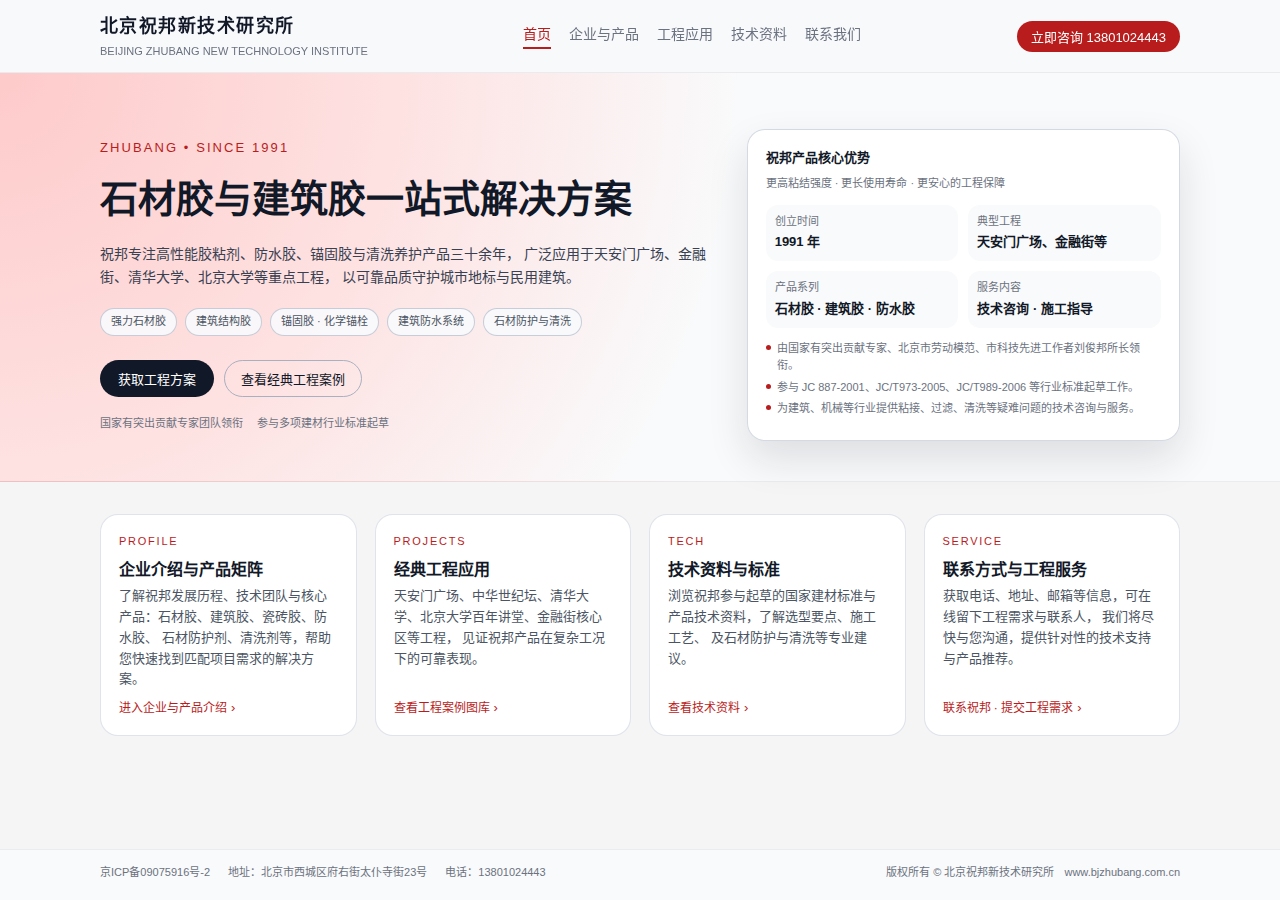
<file: about.html>
<!DOCTYPE html>
<html lang="zh-CN">
<head>
  <meta charset="UTF-8" />
  <title>北京祝邦新技术研究所 | 专注石材胶与建筑胶解决方案</title>
  <meta name="viewport" content="width=device-width, initial-scale=1" />

  <style>
    :root {
      --primary: #b91c1c;
      --bg: #f5f5f5;
      --text: #111827;
      --muted: #6b7280;
      --card: #ffffff;
    }
    * {
      box-sizing: border-box;
      margin: 0;
      padding: 0;
    }
    body {
      font-family: -apple-system, BlinkMacSystemFont, "Segoe UI", "PingFang SC",
        "Hiragino Sans GB", "Microsoft YaHei", sans-serif;
      background: var(--bg);
      color: var(--text);
      line-height: 1.6;
    }
    a { color: inherit; text-decoration: none; }
    img { max-width: 100%; display: block; }

    .layout {
      min-height: 100vh;
      display: flex;
      flex-direction: column;
    }

    header {
      position: sticky;
      top: 0;
      z-index: 20;
      backdrop-filter: blur(14px);
      background: rgba(248, 250, 252, 0.9);
      border-bottom: 1px solid rgba(15, 23, 42, 0.06);
    }
    .nav {
      max-width: 1120px;
      margin: 0 auto;
      padding: 12px 20px;
      display: flex;
      align-items: center;
      justify-content: space-between;
      gap: 16px;
    }
    .logo-block {
      display: flex;
      flex-direction: column;
      gap: 2px;
    }
    .logo-cn {
      font-weight: 700;
      font-size: 18px;
      letter-spacing: 0.08em;
    }
    .logo-en {
      font-size: 11px;
      color: var(--muted);
      text-transform: uppercase;
    }
    .nav-links {
      display: flex;
      gap: 18px;
      font-size: 14px;
      align-items: center;
    }
    .nav-links a {
      color: var(--muted);
      padding-bottom: 2px;
      border-bottom: 2px solid transparent;
    }
    .nav-links a:hover,
    .nav-links a.active {
      color: var(--primary);
      border-color: var(--primary);
    }
    .nav-cta {
      padding: 6px 14px;
      border-radius: 999px;
      background: var(--primary);
      color: #fff;
      font-size: 13px;
      border: none;
      cursor: pointer;
      white-space: nowrap;
    }

    main { flex: 1; }

    .hero {
      background: radial-gradient(circle at top left, #fecaca, #fee2e2 30%, #f9fafb 55%);
      border-bottom: 1px solid rgba(15, 23, 42, 0.06);
    }
    .hero-inner {
      max-width: 1120px;
      margin: 0 auto;
      padding: 56px 20px 40px;
      display: grid;
      grid-template-columns: minmax(0, 1.4fr) minmax(0, 1fr);
      gap: 40px;
      align-items: center;
    }
    .hero-kicker {
      font-size: 13px;
      color: var(--primary);
      letter-spacing: 0.16em;
      text-transform: uppercase;
      margin-bottom: 10px;
    }
    .hero-title {
      font-size: clamp(30px, 3.2vw, 38px);
      font-weight: 700;
      margin-bottom: 14px;
    }
    .hero-sub {
      font-size: 14px;
      color: #374151;
      margin-bottom: 20px;
    }
    .hero-tags {
      display: flex;
      flex-wrap: wrap;
      gap: 8px;
      margin-bottom: 24px;
    }
    .hero-tag {
      font-size: 11px;
      padding: 4px 10px;
      border-radius: 999px;
      background: rgba(248, 250, 252, 0.9);
      border: 1px solid rgba(148, 163, 184, 0.5);
      color: #4b5563;
    }
    .hero-actions {
      display: flex;
      flex-wrap: wrap;
      gap: 10px;
      align-items: center;
    }
    .btn-primary {
      background: #111827;
      color: #fff;
      border-radius: 999px;
      padding: 9px 18px;
      font-size: 13px;
      border: none;
      cursor: pointer;
    }
    .btn-outline {
      background: transparent;
      color: #111827;
      border-radius: 999px;
      padding: 8px 16px;
      font-size: 13px;
      border: 1px solid rgba(148, 163, 184, 0.8);
      cursor: pointer;
    }
    .hero-meta {
      margin-top: 18px;
      display: flex;
      flex-wrap: wrap;
      gap: 14px;
      font-size: 11px;
      color: var(--muted);
    }

    .hero-card {
      background: rgba(255, 255, 255, 0.9);
      border-radius: 18px;
      padding: 18px;
      box-shadow: 0 18px 40px rgba(15, 23, 42, 0.12);
      border: 1px solid rgba(148, 163, 184, 0.4);
    }
    .hero-card-title {
      font-size: 13px;
      font-weight: 600;
      margin-bottom: 6px;
    }
    .hero-card-sub {
      font-size: 11px;
      color: var(--muted);
      margin-bottom: 12px;
    }
    .hero-stats {
      display: grid;
      grid-template-columns: repeat(2, minmax(0, 1fr));
      gap: 10px;
      margin-bottom: 12px;
      font-size: 11px;
    }
    .stat-block {
      padding: 8px 9px;
      border-radius: 12px;
      background: #f9fafb;
    }
    .stat-label {
      color: var(--muted);
      margin-bottom: 2px;
    }
    .stat-value {
      font-weight: 600;
      font-size: 13px;
    }
    .hero-list {
      font-size: 11px;
      color: var(--muted);
      list-style: none;
    }
    .hero-list li {
      display: flex;
      align-items: flex-start;
      gap: 6px;
      margin-bottom: 4px;
    }
    .hero-dot {
      width: 5px;
      height: 5px;
      border-radius: 999px;
      background: var(--primary);
      margin-top: 5px;
    }

    .home-sections {
      max-width: 1120px;
      margin: 0 auto;
      padding: 32px 20px 40px;
      display: grid;
      grid-template-columns: repeat(auto-fit, minmax(230px, 1fr));
      gap: 18px;
    }
    .tile {
      background: var(--card);
      border-radius: 18px;
      padding: 18px 18px 16px;
      border: 1px solid rgba(148,163,184,.3);
      display: flex;
      flex-direction: column;
      justify-content: space-between;
      min-height: 160px;
      transition: transform .15s ease, box-shadow .15s ease, border-color .15s ease;
    }
    .tile:hover {
      transform: translateY(-3px);
      box-shadow: 0 18px 30px rgba(15,23,42,.08);
      border-color: rgba(185,28,28,.8);
    }
    .tile-kicker {
      font-size: 11px;
      color: var(--primary);
      letter-spacing: .16em;
      text-transform: uppercase;
      margin-bottom: 6px;
    }
    .tile-title {
      font-size: 16px;
      font-weight: 600;
      margin-bottom: 4px;
    }
    .tile-body {
      font-size: 13px;
      color: #4b5563;
      margin-bottom: 8px;
    }
    .tile-link {
      font-size: 12px;
      color: var(--primary);
      display: inline-flex;
      align-items: center;
      gap: 4px;
    }
    .tile-link span { font-size: 13px; }

    footer {
      border-top: 1px solid rgba(15, 23, 42, 0.06);
      background: #f9fafb;
      font-size: 11px;
      color: var(--muted);
    }
    .footer-inner {
      max-width: 1120px;
      margin: 0 auto;
      padding: 14px 20px 18px;
      display: flex;
      flex-wrap: wrap;
      gap: 8px 18px;
      align-items: center;
      justify-content: space-between;
    }
    .footer-left {
      display: flex;
      flex-wrap: wrap;
      gap: 10px 18px;
      align-items: center;
    }
    .footer-right {
      display: flex;
      flex-wrap: wrap;
      gap: 10px;
      align-items: center;
    }

    /* 工程页面要用到的通用样式，提前写好，其他页面也能用 */
    .cards-grid {
      max-width: 1120px;
      margin: 0 auto;
      padding: 32px 20px 40px;
      display: grid;
      grid-template-columns: repeat(auto-fit, minmax(260px, 1fr));
      gap: 18px;
    }
    .card {
      background: var(--card);
      border-radius: 18px;
      border: 1px solid rgba(148,163,184,.3);
      padding: 18px;
      font-size: 13px;
      color: #374151;
      transition: transform .15s ease, box-shadow .15s ease, border-color .15s ease;
    }
    .card:hover {
      transform: translateY(-3px);
      box-shadow: 0 18px 30px rgba(15,23,42,.08);
      border-color: rgba(185,28,28,.8);
    }

    .project-card { padding: 0; overflow: hidden; display: flex; flex-direction: column; }
    .project-img-wrapper {
      width: 100%;
      aspect-ratio: 4 / 3;
      overflow: hidden;
    }
    .project-img-wrapper img {
      width: 100%;
      height: 100%;
      object-fit: cover;
      display: block;
      transition: transform .4s ease;
    }
    .project-card:hover .project-img-wrapper img { transform: scale(1.03); }
    .project-body { padding: 12px 14px 14px; }
    .project-title { font-size: 13px; font-weight: 600; color: #1f2933; margin-bottom: 4px; }
    .project-sub { font-size: 12px; color: var(--muted); margin-bottom: 2px; }
    .project-note { font-size: 12px; color: #4b5563; }

    .two-col {
      max-width: 1120px;
      margin: 0 auto;
      padding: 32px 20px 40px;
      display: grid;
      grid-template-columns: minmax(0,1.4fr) minmax(0,1fr);
      gap: 22px;
      align-items: flex-start;
    }
    .panel {
      background: var(--card);
      border-radius: 18px;
      padding: 18px 18px 16px;
      border: 1px solid rgba(148,163,184,.3);
      font-size: 13px;
      color: #374151;
    }
    .panel-title { font-size: 14px; font-weight: 600; margin-bottom: 8px; }
    .bullet-list { list-style: none; padding-left: 0; margin: 0; font-size: 13px; }
    .bullet-list li { margin-bottom: 6px; color:#4b5563; }
    .bullet-dot {
      display: inline-block;
      width: 6px;
      height: 6px;
      border-radius: 999px;
      background: var(--primary);
      margin-right: 8px;
    }

    .contact-grid {
      max-width: 1120px;
      margin: 0 auto;
      padding: 32px 20px 40px;
      display: grid;
      grid-template-columns: minmax(0,1.1fr) minmax(0,1.2fr);
      gap: 22px;
      align-items: flex-start;
    }
    .contact-list { list-style:none; padding:0; margin:0; font-size:13px; }
    .contact-item { display:flex; gap:10px; margin-bottom:8px; }
    .contact-label { width:70px; color:var(--muted); font-size:12px; }
    .contact-value { color:#111827; }

    .form-row {
      display:grid;
      grid-template-columns:repeat(2,minmax(0,1fr));
      gap:10px 16px;
      margin-bottom:10px;
    }
    .form-field {
      display:flex;
      flex-direction:column;
      gap:4px;
      font-size:12px;
    }
    .form-field label { color:var(--muted); }
    .form-field input,
    .form-field textarea {
      border-radius:10px;
      border:1px solid #d1d5db;
      padding:8px 10px;
      font-size:13px;
      font-family:inherit;
      background:#f9fafb;
      outline:none;
    }
    .form-field input:focus,
    .form-field textarea:focus {
      border-color:#2563eb;
      box-shadow:0 0 0 1px rgba(37,99,235,.35);
      background:#ffffff;
    }
    .form-field textarea { resize:vertical; min-height:100px; }

    @media (max-width: 900px) {
      .hero-inner { grid-template-columns: minmax(0,1fr); padding-top: 30px; }
      .nav-links { display: none; }
      .two-col { grid-template-columns:minmax(0,1fr); }
      .contact-grid { grid-template-columns:minmax(0,1fr); }
    }
  </style>
</head>
<body>
<div class="layout">
  <header>
    <div class="nav">
      <div class="logo-block">
        <div class="logo-cn">北京祝邦新技术研究所</div>
        <div class="logo-en">BEIJING ZHUBANG NEW TECHNOLOGY INSTITUTE</div>
      </div>
      <nav class="nav-links">
        <a href="index.html" class="active">首页</a>
        <a href="about.html">企业与产品</a>
        <a href="applications.html">工程应用</a>
        <a href="tech.html">技术资料</a>
        <a href="contact.html">联系我们</a>
      </nav>
      <button class="nav-cta" onclick="location.href='tel:13801024443'">立即咨询 13801024443</button>
    </div>
  </header>

  <main>
    <!-- Hero -->
    <section class="hero">
      <div class="hero-inner">
        <div>
          <div class="hero-kicker">ZHUBANG • SINCE 1991</div>
          <h1 class="hero-title">石材胶与建筑胶一站式解决方案</h1>
          <p class="hero-sub">
            祝邦专注高性能胶粘剂、防水胶、锚固胶与清洗养护产品三十余年，
            广泛应用于天安门广场、金融街、清华大学、北京大学等重点工程，
            以可靠品质守护城市地标与民用建筑。
          </p>
          <div class="hero-tags">
            <span class="hero-tag">强力石材胶</span>
            <span class="hero-tag">建筑结构胶</span>
            <span class="hero-tag">锚固胶 · 化学锚栓</span>
            <span class="hero-tag">建筑防水系统</span>
            <span class="hero-tag">石材防护与清洗</span>
          </div>
          <div class="hero-actions">
            <button class="btn-primary" onclick="location.href='contact.html'">获取工程方案</button>
            <button class="btn-outline" onclick="location.href='applications.html'">查看经典工程案例</button>
          </div>
          <div class="hero-meta">
            <span>国家有突出贡献专家团队领衔</span>
            <span>参与多项建材行业标准起草</span>
          </div>
        </div>

        <aside class="hero-card">
          <div class="hero-card-title">祝邦产品核心优势</div>
          <div class="hero-card-sub">更高粘结强度 · 更长使用寿命 · 更安心的工程保障</div>
          <div class="hero-stats">
            <div class="stat-block">
              <div class="stat-label">创立时间</div>
              <div class="stat-value">1991 年</div>
            </div>
            <div class="stat-block">
              <div class="stat-label">典型工程</div>
              <div class="stat-value">天安门广场、金融街等</div>
            </div>
            <div class="stat-block">
              <div class="stat-label">产品系列</div>
              <div class="stat-value">石材胶 · 建筑胶 · 防水胶</div>
            </div>
            <div class="stat-block">
              <div class="stat-label">服务内容</div>
              <div class="stat-value">技术咨询 · 施工指导</div>
            </div>
          </div>
          <ul class="hero-list">
            <li>
              <span class="hero-dot"></span>
              <span>由国家有突出贡献专家、北京市劳动模范、市科技先进工作者刘俊邦所长领衔。</span>
            </li>
            <li>
              <span class="hero-dot"></span>
              <span>参与 JC 887-2001、JC/T973-2005、JC/T989-2006 等行业标准起草工作。</span>
            </li>
            <li>
              <span class="hero-dot"></span>
              <span>为建筑、机械等行业提供粘接、过滤、清洗等疑难问题的技术咨询与服务。</span>
            </li>
          </ul>
        </aside>
      </div>
    </section>

    <!-- 主页功能入口 -->
    <section class="home-sections">
      <article class="tile">
        <div>
          <div class="tile-kicker">PROFILE</div>
          <h2 class="tile-title">企业介绍与产品矩阵</h2>
          <p class="tile-body">
            了解祝邦发展历程、技术团队与核心产品：石材胶、建筑胶、瓷砖胶、防水胶、
            石材防护剂、清洗剂等，帮助您快速找到匹配项目需求的解决方案。
          </p>
        </div>
        <a class="tile-link" href="about.html">
          进入企业与产品介绍 <span>›</span>
        </a>
      </article>

      <article class="tile">
        <div>
          <div class="tile-kicker">PROJECTS</div>
          <h2 class="tile-title">经典工程应用</h2>
          <p class="tile-body">
            天安门广场、中华世纪坛、清华大学、北京大学百年讲堂、金融街核心区等工程，
            见证祝邦产品在复杂工况下的可靠表现。
          </p>
        </div>
        <a class="tile-link" href="applications.html">
          查看工程案例图库 <span>›</span>
        </a>
      </article>

      <article class="tile">
        <div>
          <div class="tile-kicker">TECH</div>
          <h2 class="tile-title">技术资料与标准</h2>
          <p class="tile-body">
            浏览祝邦参与起草的国家建材标准与产品技术资料，了解选型要点、施工工艺、
            及石材防护与清洗等专业建议。
          </p>
        </div>
        <a class="tile-link" href="tech.html">
          查看技术资料 <span>›</span>
        </a>
      </article>

      <article class="tile">
        <div>
          <div class="tile-kicker">SERVICE</div>
          <h2 class="tile-title">联系方式与工程服务</h2>
          <p class="tile-body">
            获取电话、地址、邮箱等信息，可在线留下工程需求与联系人，
            我们将尽快与您沟通，提供针对性的技术支持与产品推荐。
          </p>
        </div>
        <a class="tile-link" href="contact.html">
          联系祝邦 · 提交工程需求 <span>›</span>
        </a>
      </article>
    </section>
  </main>

  <footer>
    <div class="footer-inner">
      <div class="footer-left">
        <span>京ICP备09075916号-2</span>
        <span>地址：北京市西城区府右街太仆寺街23号</span>
        <span>电话：13801024443</span>
      </div>
      <div class="footer-right">
        <span>版权所有 © 北京祝邦新技术研究所</span>
        <a href="http://www.bjzhubang.com.cn" target="_blank">www.bjzhubang.com.cn</a>
      </div>
    </div>
  </footer>
</div>
</body>
</html>
</file>
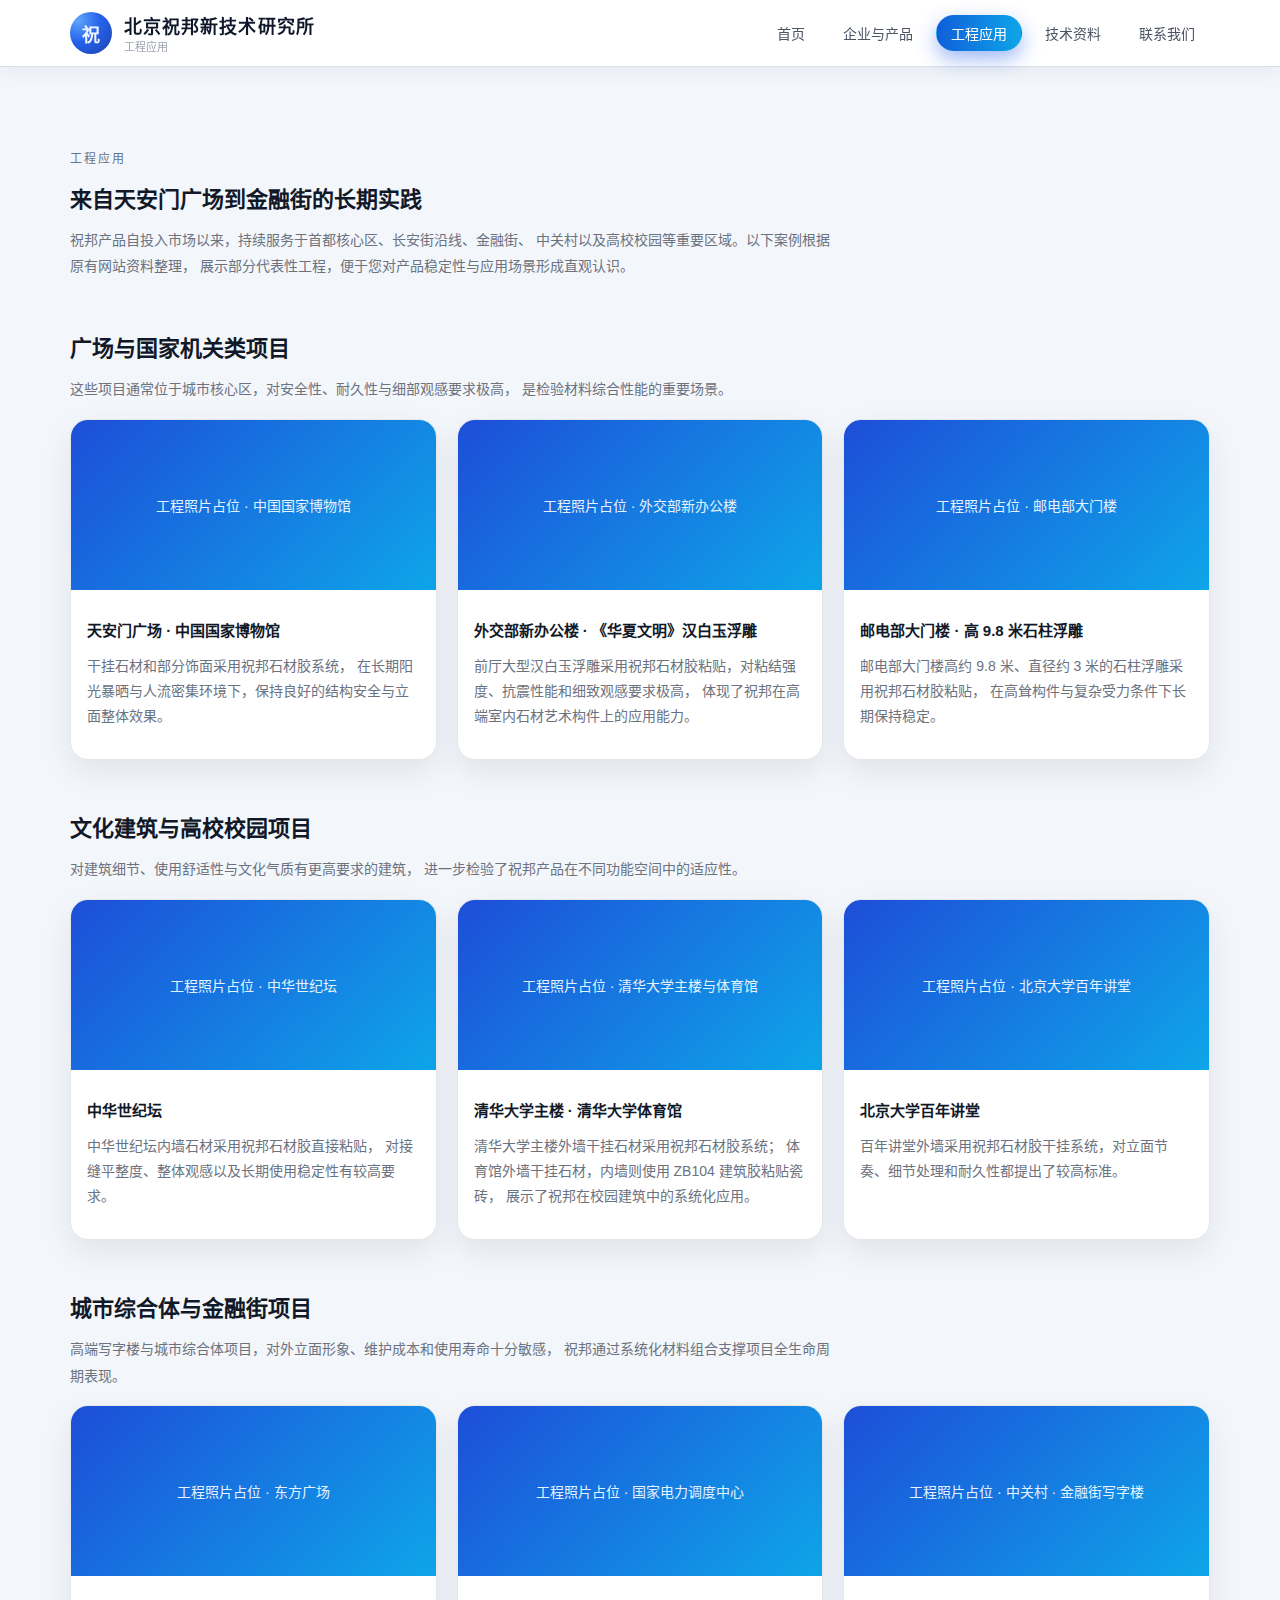
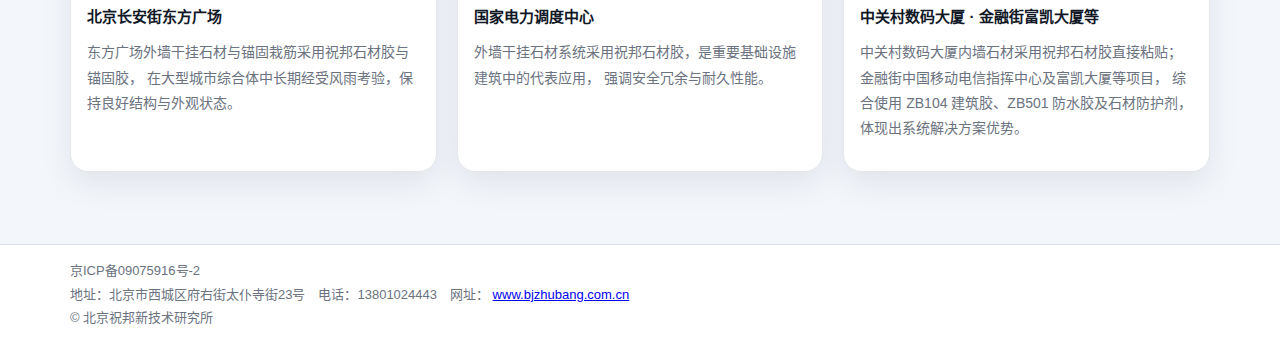
<file: applications.html>
<!DOCTYPE html>
<html lang="zh-CN">
<head>
  <meta charset="UTF-8" />
  <title>北京祝邦新技术研究所 - 工程应用案例</title>
  <meta name="viewport" content="width=device-width, initial-scale=1" />
  <link rel="stylesheet" href="styles.css" />
</head>
<body>
<header class="site-header">
  <div class="header-inner">
    <div class="header-left">
      <div class="logo-circle">祝</div>
      <div>
        <div class="brand-text-main">北京祝邦新技术研究所</div>
        <div class="brand-text-sub">工程应用</div>
      </div>
    </div>
    <nav class="main-nav">
      <a href="index.html" class="nav-link">首页</a>
      <a href="products.html" class="nav-link">企业与产品</a>
      <a href="applications.html" class="nav-link active">工程应用</a>
      <a href="tech.html" class="nav-link">技术资料</a>
      <a href="contact.html" class="nav-link">联系我们</a>
    </nav>
  </div>
</header>

<main class="page-shell">
  <section class="section">
    <div class="section-head">
      <div class="section-kicker">工程应用</div>
      <h1 class="section-title">来自天安门广场到金融街的长期实践</h1>
      <p class="section-desc">
        祝邦产品自投入市场以来，持续服务于首都核心区、长安街沿线、金融街、
        中关村以及高校校园等重要区域。以下案例根据原有网站资料整理，
        展示部分代表性工程，便于您对产品稳定性与应用场景形成直观认识。
      </p>
    </div>
  </section>

  <section class="section">
    <div class="section-head">
      <h2 class="section-title">广场与国家机关类项目</h2>
      <p class="section-desc">
        这些项目通常位于城市核心区，对安全性、耐久性与细部观感要求极高，
        是检验材料综合性能的重要场景。
      </p>
    </div>
    <div class="card-grid">
      <div class="project-card">
        <div class="project-thumb">工程照片占位 · 中国国家博物馆</div>
        <div class="project-body">
          <h3 class="project-title">天安门广场 · 中国国家博物馆</h3>
          <p class="project-text">
            干挂石材和部分饰面采用祝邦石材胶系统，
            在长期阳光暴晒与人流密集环境下，保持良好的结构安全与立面整体效果。
          </p>
        </div>
      </div>
      <div class="project-card">
        <div class="project-thumb">工程照片占位 · 外交部新办公楼</div>
        <div class="project-body">
          <h3 class="project-title">外交部新办公楼 · 《华夏文明》汉白玉浮雕</h3>
          <p class="project-text">
            前厅大型汉白玉浮雕采用祝邦石材胶粘贴，对粘结强度、抗震性能和细致观感要求极高，
            体现了祝邦在高端室内石材艺术构件上的应用能力。
          </p>
        </div>
      </div>
      <div class="project-card">
        <div class="project-thumb">工程照片占位 · 邮电部大门楼</div>
        <div class="project-body">
          <h3 class="project-title">邮电部大门楼 · 高 9.8 米石柱浮雕</h3>
          <p class="project-text">
            邮电部大门楼高约 9.8 米、直径约 3 米的石柱浮雕采用祝邦石材胶粘贴，
            在高耸构件与复杂受力条件下长期保持稳定。
          </p>
        </div>
      </div>
    </div>
  </section>

  <section class="section">
    <div class="section-head">
      <h2 class="section-title">文化建筑与高校校园项目</h2>
      <p class="section-desc">
        对建筑细节、使用舒适性与文化气质有更高要求的建筑，
        进一步检验了祝邦产品在不同功能空间中的适应性。
      </p>
    </div>
    <div class="card-grid">
      <div class="project-card">
        <div class="project-thumb">工程照片占位 · 中华世纪坛</div>
        <div class="project-body">
          <h3 class="project-title">中华世纪坛</h3>
          <p class="project-text">
            中华世纪坛内墙石材采用祝邦石材胶直接粘贴，
            对接缝平整度、整体观感以及长期使用稳定性有较高要求。
          </p>
        </div>
      </div>
      <div class="project-card">
        <div class="project-thumb">工程照片占位 · 清华大学主楼与体育馆</div>
        <div class="project-body">
          <h3 class="project-title">清华大学主楼 · 清华大学体育馆</h3>
          <p class="project-text">
            清华大学主楼外墙干挂石材采用祝邦石材胶系统；
            体育馆外墙干挂石材，内墙则使用 ZB104 建筑胶粘贴瓷砖，
            展示了祝邦在校园建筑中的系统化应用。
          </p>
        </div>
      </div>
      <div class="project-card">
        <div class="project-thumb">工程照片占位 · 北京大学百年讲堂</div>
        <div class="project-body">
          <h3 class="project-title">北京大学百年讲堂</h3>
          <p class="project-text">
            百年讲堂外墙采用祝邦石材胶干挂系统，对立面节奏、细节处理和耐久性都提出了较高标准。
          </p>
        </div>
      </div>
    </div>
  </section>

  <section class="section">
    <div class="section-head">
      <h2 class="section-title">城市综合体与金融街项目</h2>
      <p class="section-desc">
        高端写字楼与城市综合体项目，对外立面形象、维护成本和使用寿命十分敏感，
        祝邦通过系统化材料组合支撑项目全生命周期表现。
      </p>
    </div>
    <div class="card-grid">
      <div class="project-card">
        <div class="project-thumb">工程照片占位 · 东方广场</div>
        <div class="project-body">
          <h3 class="project-title">北京长安街东方广场</h3>
          <p class="project-text">
            东方广场外墙干挂石材与锚固栽筋采用祝邦石材胶与锚固胶，
            在大型城市综合体中长期经受风雨考验，保持良好结构与外观状态。
          </p>
        </div>
      </div>
      <div class="project-card">
        <div class="project-thumb">工程照片占位 · 国家电力调度中心</div>
        <div class="project-body">
          <h3 class="project-title">国家电力调度中心</h3>
          <p class="project-text">
            外墙干挂石材系统采用祝邦石材胶，是重要基础设施建筑中的代表应用，
            强调安全冗余与耐久性能。
          </p>
        </div>
      </div>
      <div class="project-card">
        <div class="project-thumb">工程照片占位 · 中关村 · 金融街写字楼</div>
        <div class="project-body">
          <h3 class="project-title">中关村数码大厦 · 金融街富凯大厦等</h3>
          <p class="project-text">
            中关村数码大厦内墙石材采用祝邦石材胶直接粘贴；
            金融街中国移动电信指挥中心及富凯大厦等项目，
            综合使用 ZB104 建筑胶、ZB501 防水胶及石材防护剂，
            体现出系统解决方案优势。
          </p>
        </div>
      </div>
    </div>
  </section>

</main>

<footer class="site-footer">
  <div class="footer-inner">
    <div>京ICP备09075916号-2</div>
    <div>地址：北京市西城区府右街太仆寺街23号　电话：13801024443　网址：
      <a href="http://www.bjzhubang.com.cn" target="_blank">www.bjzhubang.com.cn</a>
    </div>
    <div>© 北京祝邦新技术研究所</div>
  </div>
</footer>
</body>
</html>
</file>
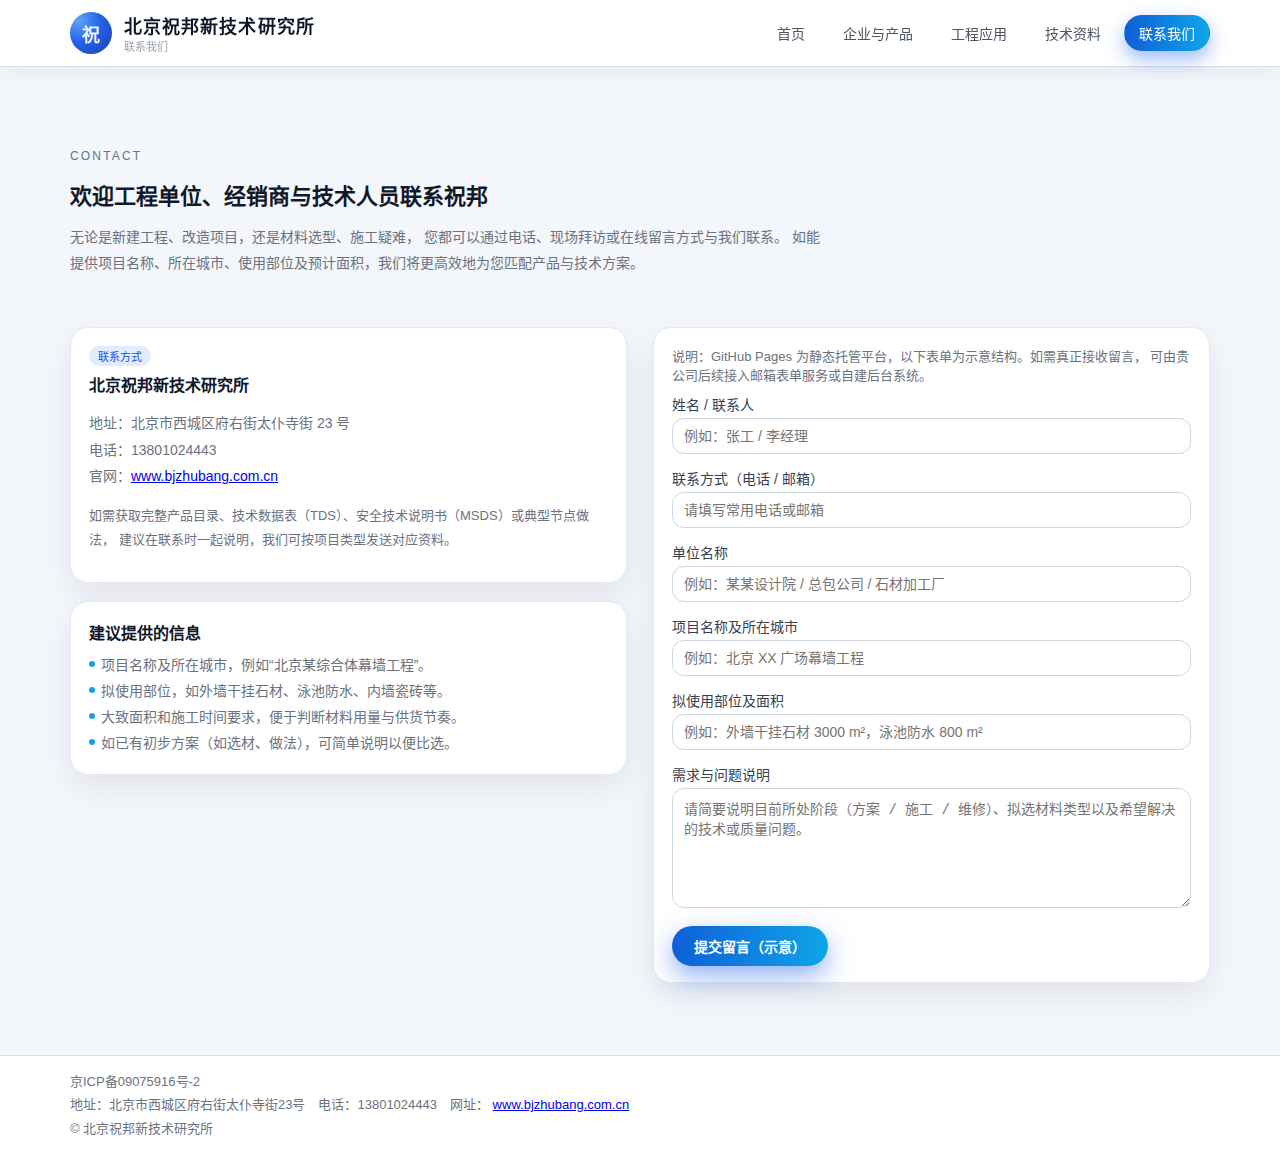
<file: contact.html>
<!DOCTYPE html>
<html lang="zh-CN">
<head>
  <meta charset="UTF-8" />
  <title>北京祝邦新技术研究所 - 联系我们</title>
  <meta name="viewport" content="width=device-width, initial-scale=1" />
  <link rel="stylesheet" href="styles.css" />
</head>
<body>
<header class="site-header">
  <div class="header-inner">
    <div class="header-left">
      <div class="logo-circle">祝</div>
      <div>
        <div class="brand-text-main">北京祝邦新技术研究所</div>
        <div class="brand-text-sub">联系我们</div>
      </div>
    </div>
    <nav class="main-nav">
      <a href="index.html" class="nav-link">首页</a>
      <a href="products.html" class="nav-link">企业与产品</a>
      <a href="applications.html" class="nav-link">工程应用</a>
      <a href="tech.html" class="nav-link">技术资料</a>
      <a href="contact.html" class="nav-link active">联系我们</a>
    </nav>
  </div>
</header>

<main class="page-shell">
  <section class="section">
    <div class="section-head">
      <div class="section-kicker">CONTACT</div>
      <h1 class="section-title">欢迎工程单位、经销商与技术人员联系祝邦</h1>
      <p class="section-desc">
        无论是新建工程、改造项目，还是材料选型、施工疑难，
        您都可以通过电话、现场拜访或在线留言方式与我们联系。
        如能提供项目名称、所在城市、使用部位及预计面积，我们将更高效地为您匹配产品与技术方案。
      </p>
    </div>
  </section>

  <section class="section">
    <div class="form-layout">
      <div>
        <div class="card">
          <div class="card-badge">联系方式</div>
          <div class="card-title">北京祝邦新技术研究所</div>
          <p class="card-text">
            地址：北京市西城区府右街太仆寺街 23 号<br/>
            电话：13801024443<br/>
            官网：<a href="http://www.bjzhubang.com.cn" target="_blank">www.bjzhubang.com.cn</a>
          </p>
          <p class="card-text" style="font-size:13px;">
            如需获取完整产品目录、技术数据表（TDS）、安全技术说明书（MSDS）或典型节点做法，
            建议在联系时一起说明，我们可按项目类型发送对应资料。
          </p>
        </div>

        <div class="card" style="margin-top:18px;">
          <div class="card-title">建议提供的信息</div>
          <ul class="feature-list">
            <li><span class="feature-dot"></span><span>项目名称及所在城市，例如“北京某综合体幕墙工程”。</span></li>
            <li><span class="feature-dot"></span><span>拟使用部位，如外墙干挂石材、泳池防水、内墙瓷砖等。</span></li>
            <li><span class="feature-dot"></span><span>大致面积和施工时间要求，便于判断材料用量与供货节奏。</span></li>
            <li><span class="feature-dot"></span><span>如已有初步方案（如选材、做法），可简单说明以便比选。</span></li>
          </ul>
        </div>
      </div>

      <div>
        <div class="form-card">
          <p style="font-size:13px;color:#6b7280;margin-top:0;margin-bottom:10px;">
            说明：GitHub Pages 为静态托管平台，以下表单为示意结构。如需真正接收留言，
            可由贵公司后续接入邮箱表单服务或自建后台系统。
          </p>
          <form>
            <div class="form-field">
              <label class="form-label">姓名 / 联系人</label>
              <input class="form-input" type="text" placeholder="例如：张工 / 李经理" />
            </div>
            <div class="form-field">
              <label class="form-label">联系方式（电话 / 邮箱）</label>
              <input class="form-input" type="text" placeholder="请填写常用电话或邮箱" />
            </div>
            <div class="form-field">
              <label class="form-label">单位名称</label>
              <input class="form-input" type="text" placeholder="例如：某某设计院 / 总包公司 / 石材加工厂" />
            </div>
            <div class="form-field">
              <label class="form-label">项目名称及所在城市</label>
              <input class="form-input" type="text" placeholder="例如：北京 XX 广场幕墙工程" />
            </div>
            <div class="form-field">
              <label class="form-label">拟使用部位及面积</label>
              <input class="form-input" type="text" placeholder="例如：外墙干挂石材 3000 m²，泳池防水 800 m²" />
            </div>
            <div class="form-field">
              <label class="form-label">需求与问题说明</label>
              <textarea class="form-textarea" placeholder="请简要说明目前所处阶段（方案 / 施工 / 维修）、拟选材料类型以及希望解决的技术或质量问题。"></textarea>
            </div>
            <button type="button" class="btn-primary">提交留言（示意）</button>
          </form>
        </div>
      </div>
    </div>
  </section>
</main>

<footer class="site-footer">
  <div class="footer-inner">
    <div>京ICP备09075916号-2</div>
    <div>地址：北京市西城区府右街太仆寺街23号　电话：13801024443　网址：
      <a href="http://www.bjzhubang.com.cn" target="_blank">www.bjzhubang.com.cn</a>
    </div>
    <div>© 北京祝邦新技术研究所</div>
  </div>
</footer>
</body>
</html>
</file>
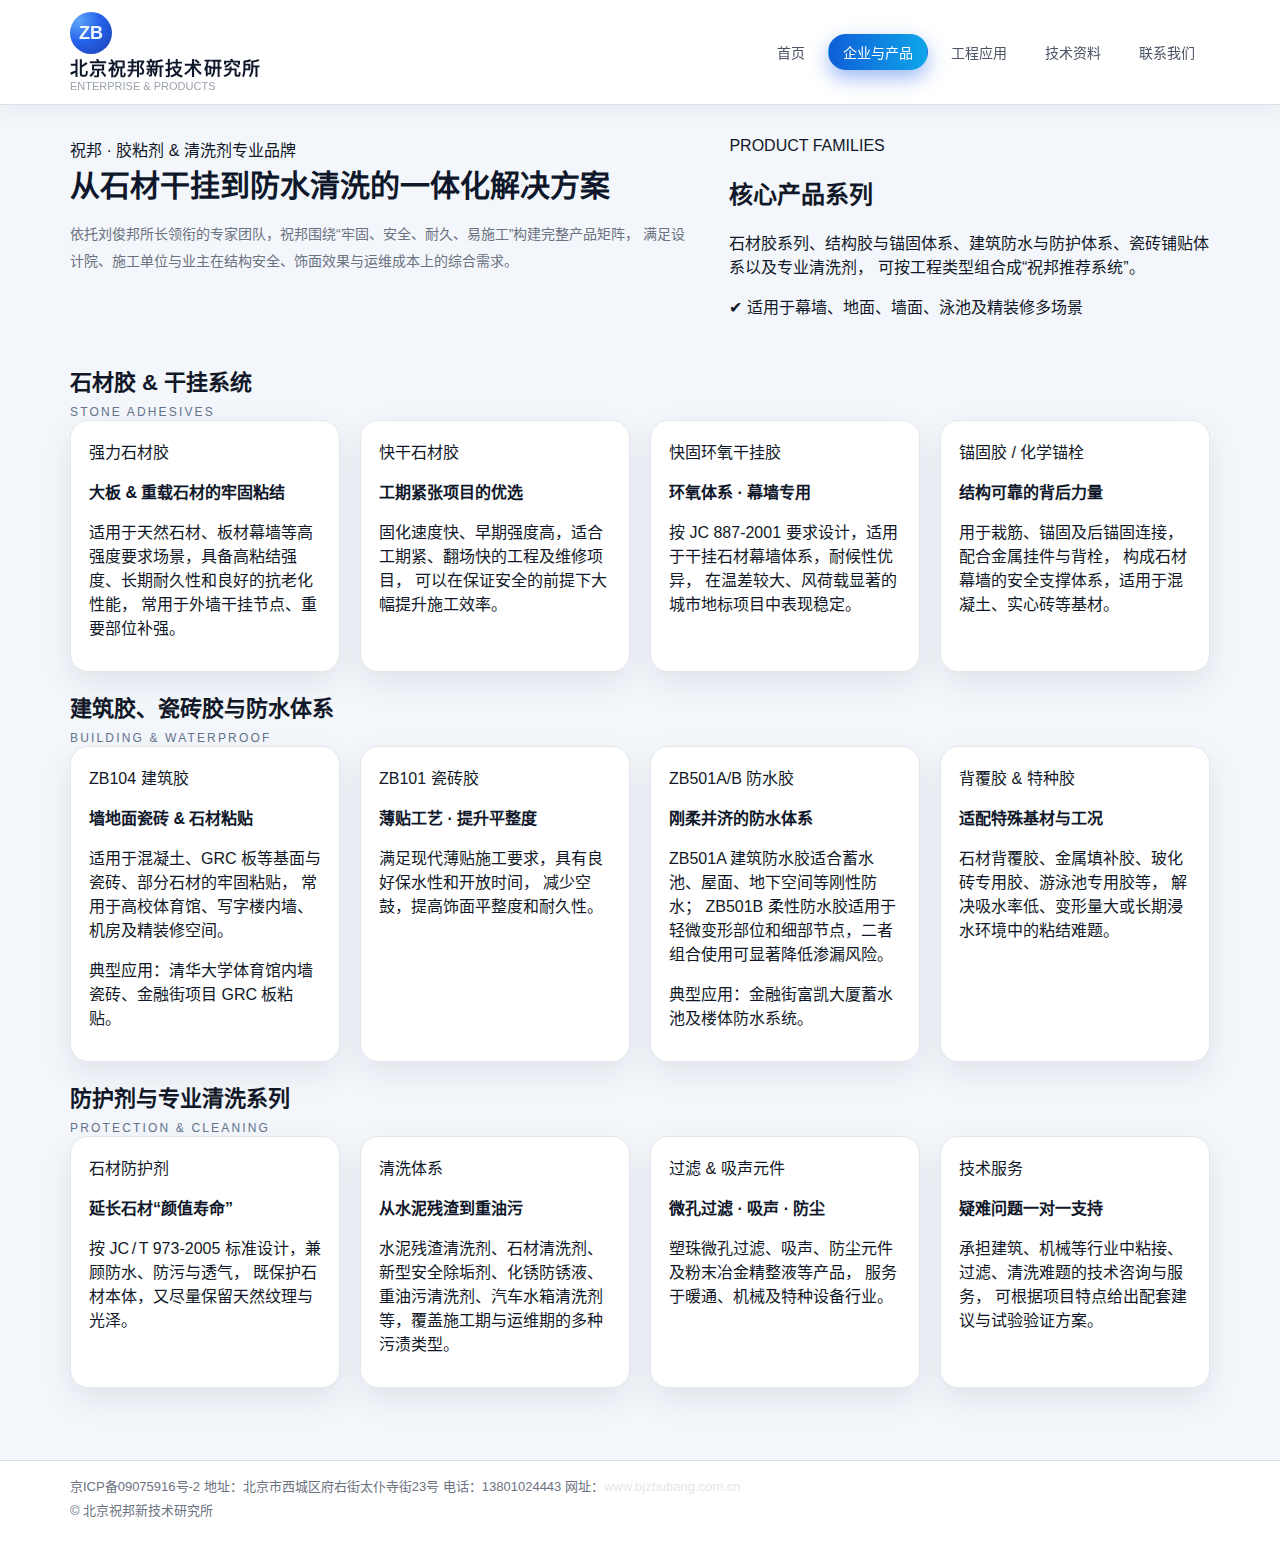
<file: products.html>
<!DOCTYPE html>
<html lang="zh-CN">
<head>
  <meta charset="UTF-8" />
  <title>北京祝邦新技术研究所 | 企业与产品</title>
  <meta name="viewport" content="width=device-width, initial-scale=1" />
  <link rel="stylesheet" href="styles.css" />
</head>
<body>
<header class="site-header">
  <div class="header-inner">
    <div class="brand">
      <div class="logo-circle">ZB</div>
      <div>
        <div class="brand-text-main">北京祝邦新技术研究所</div>
        <div class="brand-text-sub">ENTERPRISE &amp; PRODUCTS</div>
      </div>
    </div>
    <nav class="main-nav">
      <a href="index.html" class="nav-link">首页</a>
      <a href="products.html" class="nav-link active">企业与产品</a>
      <a href="applications.html" class="nav-link">工程应用</a>
      <a href="tech.html" class="nav-link">技术资料</a>
      <a href="contact.html" class="nav-link">联系我们</a>
    </nav>
  </div>
</header>

<main class="page-shell">
  <section class="hero">
    <div>
      <div class="hero-badge">
        <span class="hero-badge-dot"></span>
        祝邦 · 胶粘剂 &amp; 清洗剂专业品牌
      </div>
      <h1 class="hero-title">从石材干挂到防水清洗的一体化解决方案</h1>
      <p class="hero-subtitle">
        依托刘俊邦所长领衔的专家团队，祝邦围绕“牢固、安全、耐久、易施工”构建完整产品矩阵，
        满足设计院、施工单位与业主在结构安全、饰面效果与运维成本上的综合需求。
      </p>
    </div>
    <aside class="hero-card">
      <div class="hero-card-tag">PRODUCT FAMILIES</div>
      <h2 class="hero-card-title">核心产品系列</h2>
      <p class="hero-card-text">
        石材胶系列、结构胶与锚固体系、建筑防水与防护体系、瓷砖铺贴体系以及专业清洗剂，
        可按工程类型组合成“祝邦推荐系统”。
      </p>
      <div class="hero-pill">
        <span>✔ 适用于幕墙、地面、墙面、泳池及精装修多场景</span>
      </div>
    </aside>
  </section>

  <section class="section-block">
    <div class="section-headline">
      <h2 class="section-title">石材胶 &amp; 干挂系统</h2>
      <span class="section-kicker">STONE ADHESIVES</span>
    </div>
    <div class="card-grid">
      <article class="card">
        <div class="card-tag">强力石材胶</div>
        <h3 class="card-title">大板 &amp; 重载石材的牢固粘结</h3>
        <p class="card-body">
          适用于天然石材、板材幕墙等高强度要求场景，具备高粘结强度、长期耐久性和良好的抗老化性能，
          常用于外墙干挂节点、重要部位补强。
        </p>
      </article>

      <article class="card">
        <div class="card-tag">快干石材胶</div>
        <h3 class="card-title">工期紧张项目的优选</h3>
        <p class="card-body">
          固化速度快、早期强度高，适合工期紧、翻场快的工程及维修项目，
          可以在保证安全的前提下大幅提升施工效率。
        </p>
      </article>

      <article class="card">
        <div class="card-tag">快固环氧干挂胶</div>
        <h3 class="card-title">环氧体系 · 幕墙专用</h3>
        <p class="card-body">
          按 JC 887-2001 要求设计，适用于干挂石材幕墙体系，耐候性优异，
          在温差较大、风荷载显著的城市地标项目中表现稳定。
        </p>
      </article>

      <article class="card">
        <div class="card-tag">锚固胶 / 化学锚栓</div>
        <h3 class="card-title">结构可靠的背后力量</h3>
        <p class="card-body">
          用于栽筋、锚固及后锚固连接，配合金属挂件与背栓，
          构成石材幕墙的安全支撑体系，适用于混凝土、实心砖等基材。
        </p>
      </article>
    </div>
  </section>

  <section class="section-block">
    <div class="section-headline">
      <h2 class="section-title">建筑胶、瓷砖胶与防水体系</h2>
      <span class="section-kicker">BUILDING &amp; WATERPROOF</span>
    </div>
    <div class="card-grid">
      <article class="card">
        <div class="card-tag">ZB104 建筑胶</div>
        <h3 class="card-title">墙地面瓷砖 &amp; 石材粘贴</h3>
        <p class="card-body">
          适用于混凝土、GRC 板等基面与瓷砖、部分石材的牢固粘贴，
          常用于高校体育馆、写字楼内墙、机房及精装修空间。
        </p>
        <p class="card-meta">典型应用：清华大学体育馆内墙瓷砖、金融街项目 GRC 板粘贴。</p>
      </article>

      <article class="card">
        <div class="card-tag">ZB101 瓷砖胶</div>
        <h3 class="card-title">薄贴工艺 · 提升平整度</h3>
        <p class="card-body">
          满足现代薄贴施工要求，具有良好保水性和开放时间，
          减少空鼓，提高饰面平整度和耐久性。
        </p>
      </article>

      <article class="card">
        <div class="card-tag">ZB501A/B 防水胶</div>
        <h3 class="card-title">刚柔并济的防水体系</h3>
        <p class="card-body">
          ZB501A 建筑防水胶适合蓄水池、屋面、地下空间等刚性防水；
          ZB501B 柔性防水胶适用于轻微变形部位和细部节点，二者组合使用可显著降低渗漏风险。
        </p>
        <p class="card-meta">典型应用：金融街富凯大厦蓄水池及楼体防水系统。</p>
      </article>

      <article class="card">
        <div class="card-tag">背覆胶 &amp; 特种胶</div>
        <h3 class="card-title">适配特殊基材与工况</h3>
        <p class="card-body">
          石材背覆胶、金属填补胶、玻化砖专用胶、游泳池专用胶等，
          解决吸水率低、变形量大或长期浸水环境中的粘结难题。
        </p>
      </article>
    </div>
  </section>

  <section class="section-block">
    <div class="section-headline">
      <h2 class="section-title">防护剂与专业清洗系列</h2>
      <span class="section-kicker">PROTECTION &amp; CLEANING</span>
    </div>
    <div class="card-grid">
      <article class="card">
        <div class="card-tag">石材防护剂</div>
        <h3 class="card-title">延长石材“颜值寿命”</h3>
        <p class="card-body">
          按 JC / T 973-2005 标准设计，兼顾防水、防污与透气，
          既保护石材本体，又尽量保留天然纹理与光泽。
        </p>
      </article>

      <article class="card">
        <div class="card-tag">清洗体系</div>
        <h3 class="card-title">从水泥残渣到重油污</h3>
        <p class="card-body">
          水泥残渣清洗剂、石材清洗剂、新型安全除垢剂、化锈防锈液、
          重油污清洗剂、汽车水箱清洗剂等，覆盖施工期与运维期的多种污渍类型。
        </p>
      </article>

      <article class="card">
        <div class="card-tag">过滤 &amp; 吸声元件</div>
        <h3 class="card-title">微孔过滤 · 吸声 · 防尘</h3>
        <p class="card-body">
          塑珠微孔过滤、吸声、防尘元件及粉末冶金精整液等产品，
          服务于暖通、机械及特种设备行业。
        </p>
      </article>

      <article class="card">
        <div class="card-tag">技术服务</div>
        <h3 class="card-title">疑难问题一对一支持</h3>
        <p class="card-body">
          承担建筑、机械等行业中粘接、过滤、清洗难题的技术咨询与服务，
          可根据项目特点给出配套建议与试验验证方案。
        </p>
      </article>
    </div>
  </section>
</main>

<footer class="site-footer">
  <div class="footer-inner">
    <div class="footer-row">
      <span class="footer-strong">京ICP备09075916号-2</span>
      <span>地址：北京市西城区府右街太仆寺街23号</span>
      <span>电话：13801024443</span>
      <span>网址：<a href="http://www.bjzhubang.com.cn" target="_blank" style="color:#e5e7eb;text-decoration:none;">www.bjzhubang.com.cn</a></span>
    </div>
    <div>© 北京祝邦新技术研究所</div>
  </div>
</footer>
</body>
</html>
</file>
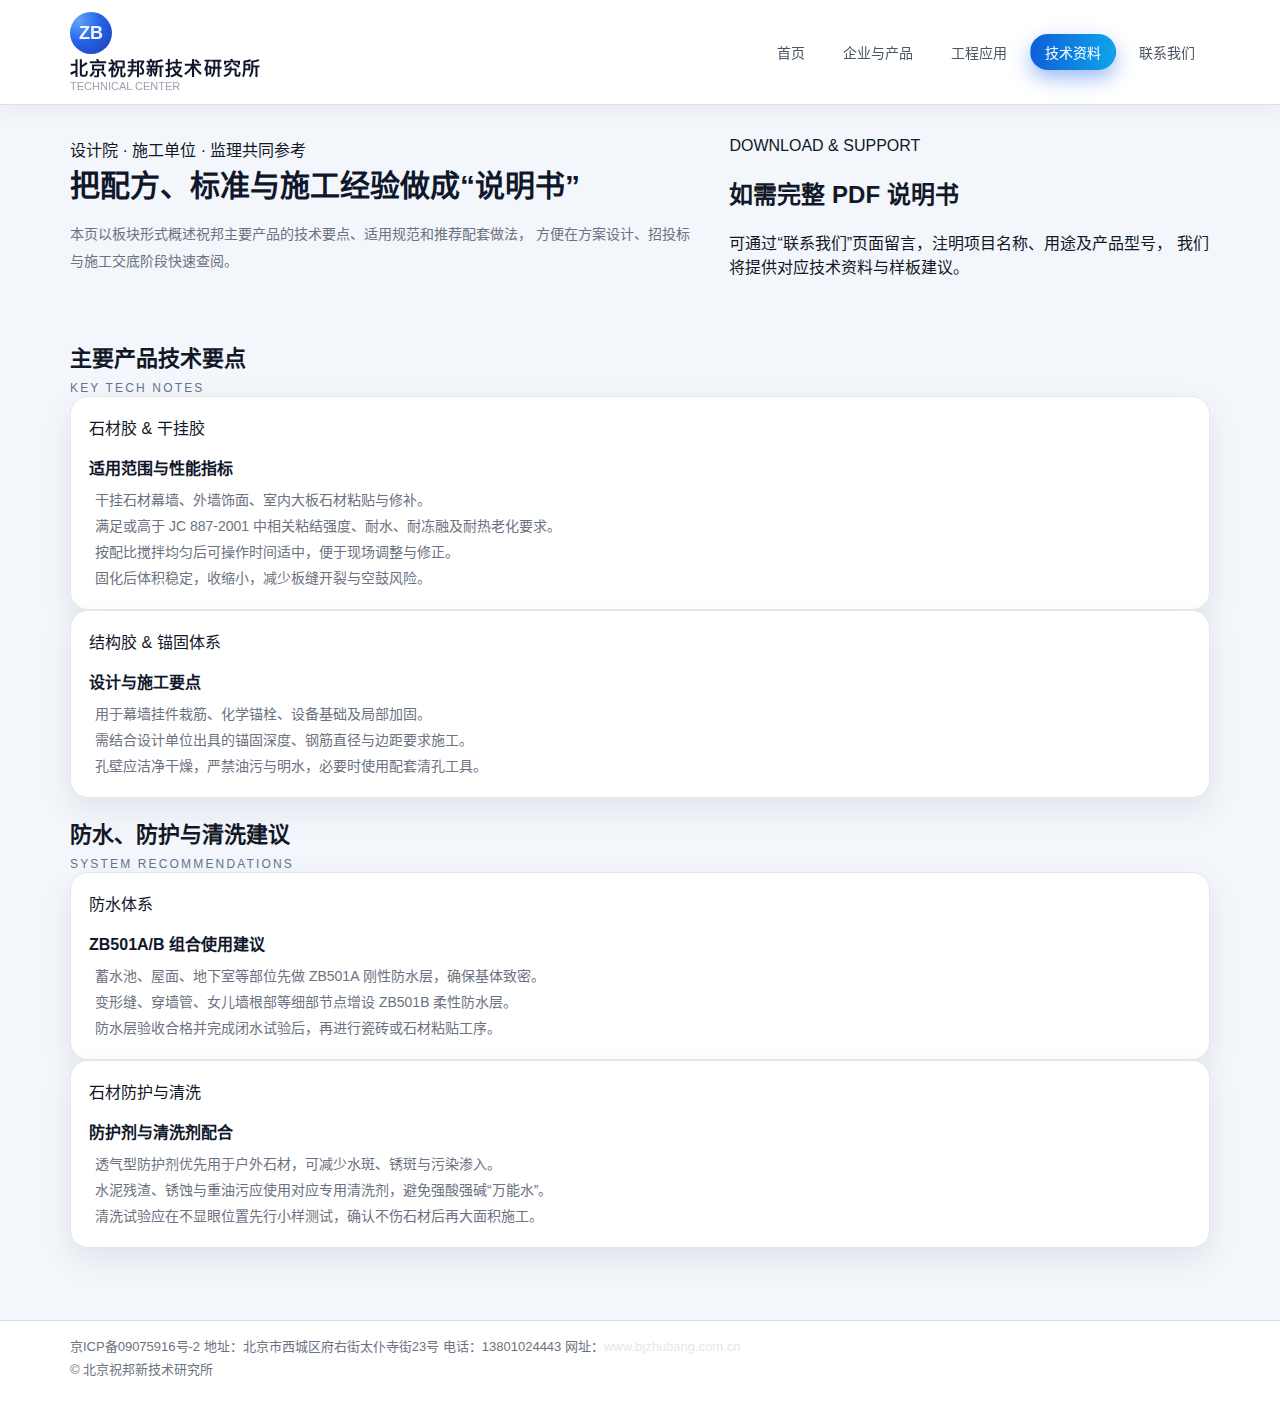
<file: tech.html>
<!DOCTYPE html>
<html lang="zh-CN">
<head>
  <meta charset="UTF-8" />
  <title>北京祝邦新技术研究所 | 技术资料</title>
  <meta name="viewport" content="width=device-width, initial-scale=1" />
  <link rel="stylesheet" href="styles.css" />
</head>
<body>
<header class="site-header">
  <div class="header-inner">
    <div class="brand">
      <div class="logo-circle">ZB</div>
      <div>
        <div class="brand-text-main">北京祝邦新技术研究所</div>
        <div class="brand-text-sub">TECHNICAL CENTER</div>
      </div>
    </div>
    <nav class="main-nav">
      <a href="index.html" class="nav-link">首页</a>
      <a href="products.html" class="nav-link">企业与产品</a>
      <a href="applications.html" class="nav-link">工程应用</a>
      <a href="tech.html" class="nav-link active">技术资料</a>
      <a href="contact.html" class="nav-link">联系我们</a>
    </nav>
  </div>
</header>

<main class="page-shell">
  <section class="hero">
    <div>
      <div class="hero-badge">
        <span class="hero-badge-dot"></span>
        设计院 · 施工单位 · 监理共同参考
      </div>
      <h1 class="hero-title">把配方、标准与施工经验做成“说明书”</h1>
      <p class="hero-subtitle">
        本页以板块形式概述祝邦主要产品的技术要点、适用规范和推荐配套做法，
        方便在方案设计、招投标与施工交底阶段快速查阅。
      </p>
    </div>
    <aside class="hero-card">
      <div class="hero-card-tag">DOWNLOAD &amp; SUPPORT</div>
      <h2 class="hero-card-title">如需完整 PDF 说明书</h2>
      <p class="hero-card-text">
        可通过“联系我们”页面留言，注明项目名称、用途及产品型号，
        我们将提供对应技术资料与样板建议。
      </p>
    </aside>
  </section>

  <section class="section-block">
    <div class="section-headline">
      <h2 class="section-title">主要产品技术要点</h2>
      <span class="section-kicker">KEY TECH NOTES</span>
    </div>

    <div class="two-column">
      <article class="card">
        <div class="card-tag">石材胶 &amp; 干挂胶</div>
        <h3 class="card-title">适用范围与性能指标</h3>
        <ul class="feature-list">
          <li><span class="bullet-dot"></span><span>干挂石材幕墙、外墙饰面、室内大板石材粘贴与修补。</span></li>
          <li><span class="bullet-dot"></span><span>满足或高于 JC 887-2001 中相关粘结强度、耐水、耐冻融及耐热老化要求。</span></li>
          <li><span class="bullet-dot"></span><span>按配比搅拌均匀后可操作时间适中，便于现场调整与修正。</span></li>
          <li><span class="bullet-dot"></span><span>固化后体积稳定，收缩小，减少板缝开裂与空鼓风险。</span></li>
        </ul>
      </article>

      <article class="card">
        <div class="card-tag">结构胶 &amp; 锚固体系</div>
        <h3 class="card-title">设计与施工要点</h3>
        <ul class="feature-list">
          <li><span class="bullet-dot"></span><span>用于幕墙挂件栽筋、化学锚栓、设备基础及局部加固。</span></li>
          <li><span class="bullet-dot"></span><span>需结合设计单位出具的锚固深度、钢筋直径与边距要求施工。</span></li>
          <li><span class="bullet-dot"></span><span>孔壁应洁净干燥，严禁油污与明水，必要时使用配套清孔工具。</span></li>
        </ul>
      </article>
    </div>
  </section>

  <section class="section-block">
    <div class="section-headline">
      <h2 class="section-title">防水、防护与清洗建议</h2>
      <span class="section-kicker">SYSTEM RECOMMENDATIONS</span>
    </div>

    <div class="two-column">
      <article class="card">
        <div class="card-tag">防水体系</div>
        <h3 class="card-title">ZB501A/B 组合使用建议</h3>
        <ul class="feature-list">
          <li><span class="bullet-dot"></span><span>蓄水池、屋面、地下室等部位先做 ZB501A 刚性防水层，确保基体致密。</span></li>
          <li><span class="bullet-dot"></span><span>变形缝、穿墙管、女儿墙根部等细部节点增设 ZB501B 柔性防水层。</span></li>
          <li><span class="bullet-dot"></span><span>防水层验收合格并完成闭水试验后，再进行瓷砖或石材粘贴工序。</span></li>
        </ul>
      </article>

      <article class="card">
        <div class="card-tag">石材防护与清洗</div>
        <h3 class="card-title">防护剂与清洗剂配合</h3>
        <ul class="feature-list">
          <li><span class="bullet-dot"></span><span>透气型防护剂优先用于户外石材，可减少水斑、锈斑与污染渗入。</span></li>
          <li><span class="bullet-dot"></span><span>水泥残渣、锈蚀与重油污应使用对应专用清洗剂，避免强酸强碱“万能水”。</span></li>
          <li><span class="bullet-dot"></span><span>清洗试验应在不显眼位置先行小样测试，确认不伤石材后再大面积施工。</span></li>
        </ul>
      </article>
    </div>
  </section>
</main>

<footer class="site-footer">
  <div class="footer-inner">
    <div class="footer-row">
      <span class="footer-strong">京ICP备09075916号-2</span>
      <span>地址：北京市西城区府右街太仆寺街23号</span>
      <span>电话：13801024443</span>
      <span>网址：<a href="http://www.bjzhubang.com.cn" target="_blank" style="color:#e5e7eb;text-decoration:none;">www.bjzhubang.com.cn</a></span>
    </div>
    <div>© 北京祝邦新技术研究所</div>
  </div>
</footer>
</body>
</html>
</file>
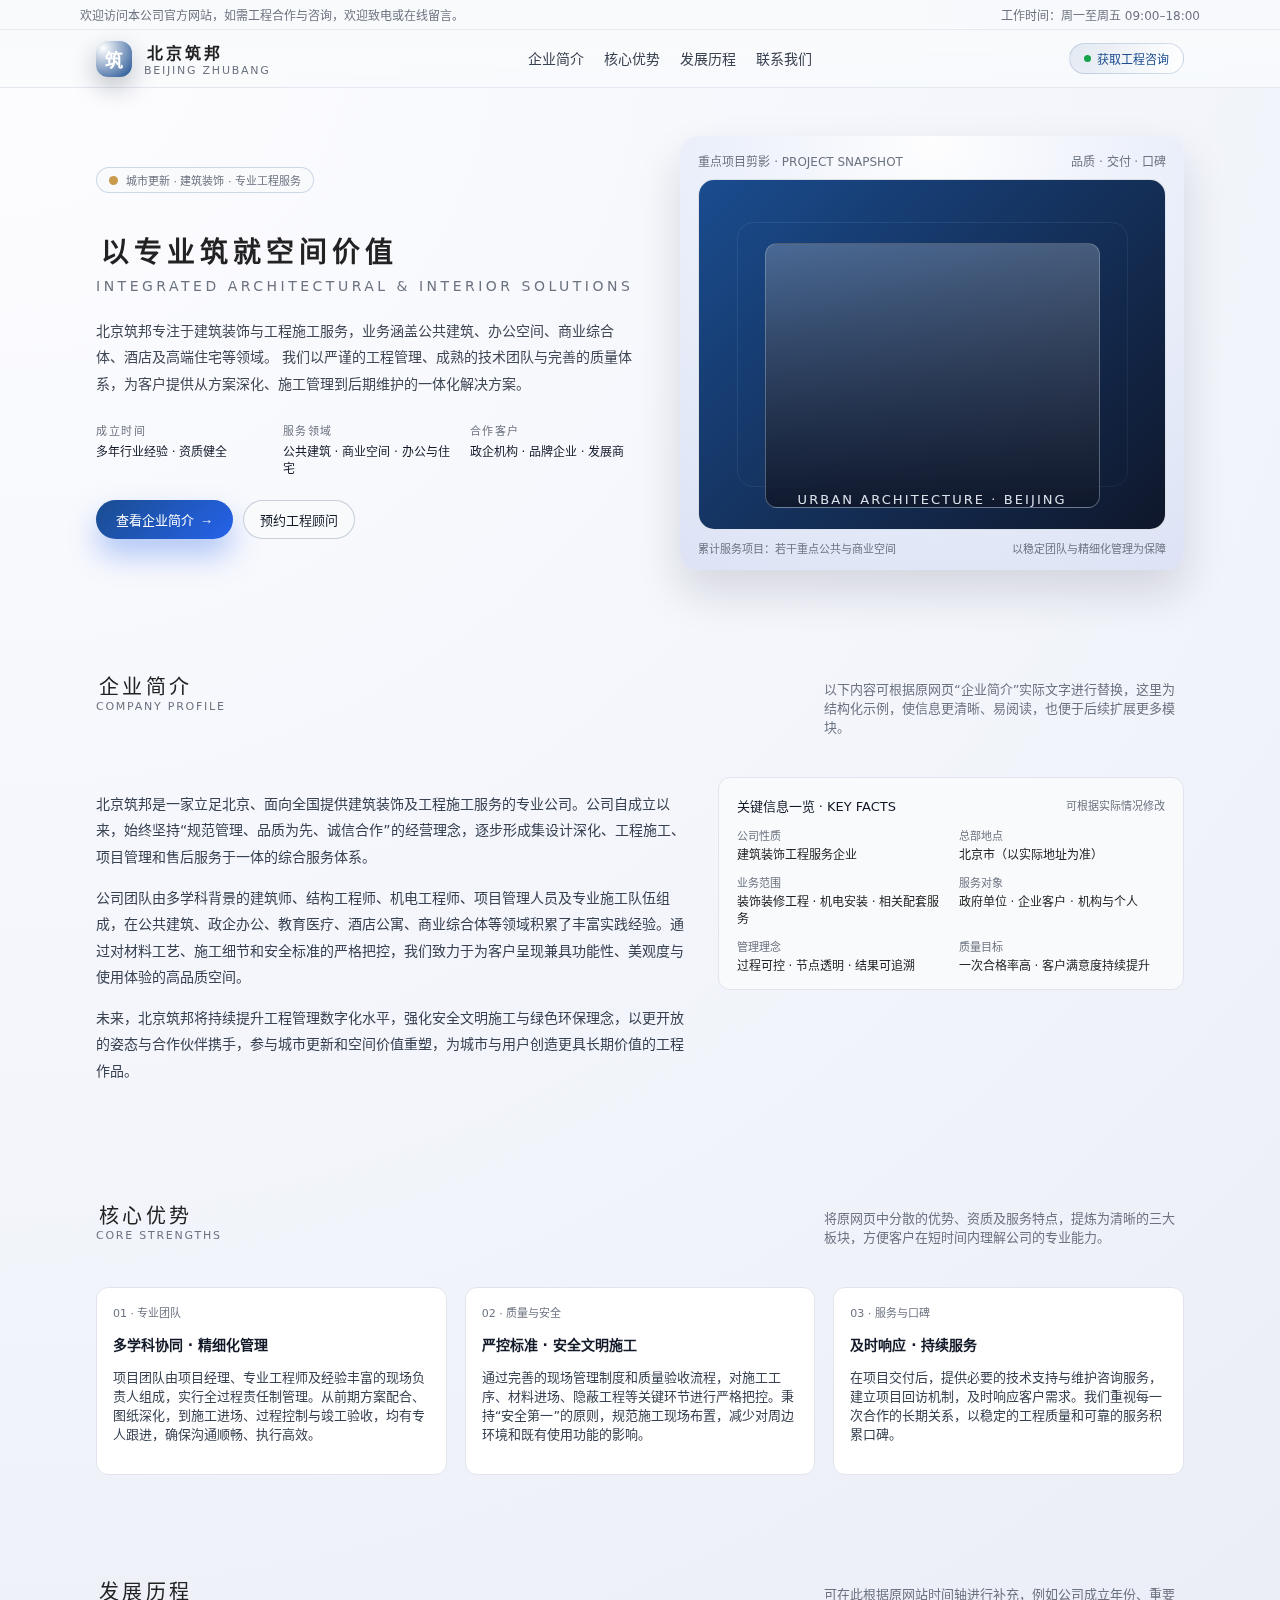
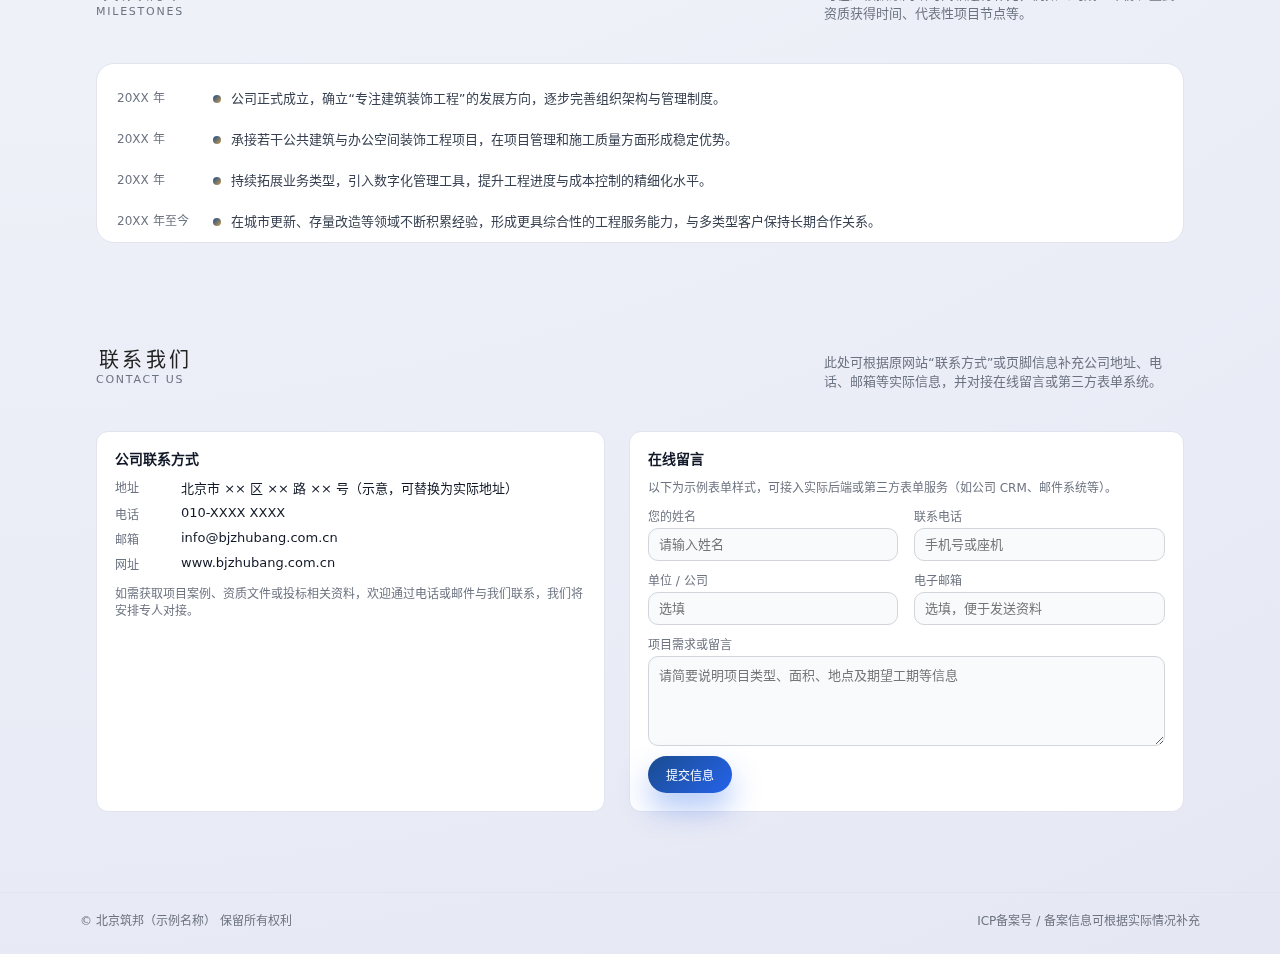
<file: zhubang_company_profile_index.html>
<!DOCTYPE html>
<html lang="zh-CN">
  <head>
    <meta charset="UTF-8" />
    <title>企业简介 · 北京筑邦</title>
    <meta name="viewport" content="width=device-width, initial-scale=1" />
    <style>
      *, *::before, *::after {
        box-sizing: border-box;
      }
      :root {
        --bg: #f7f7fb;
        --bg-alt: #ffffff;
        --primary: #1a4c8f;
        --primary-soft: #8ab5ff;
        --accent: #c89a4b;
        --text: #222222;
        --muted: #6c7380;
        --border: #e1e4ee;
        --radius-lg: 18px;
        --radius-md: 12px;
        --shadow-soft: 0 22px 45px rgba(15, 23, 42, 0.14);
      }
      html, body {
        margin: 0;
        padding: 0;
        font-family: -apple-system, BlinkMacSystemFont, 'SF Pro Text', system-ui, -system-ui,
          'Segoe UI', 'PingFang SC', 'Microsoft YaHei', sans-serif;
        background: radial-gradient(circle at top left, #fdfdff 0, #f2f4fb 45%, #e5e7f3 100%);
        color: var(--text);
        -webkit-font-smoothing: antialiased;
      }
      a {
        color: inherit;
        text-decoration: none;
      }
      img {
        max-width: 100%;
        display: block;
      }
      .page {
        min-height: 100vh;
      }

      /* Top bar */
      .topbar {
        font-size: 12px;
        color: var(--muted);
        padding: 6px 16px;
        border-bottom: 1px solid rgba(225, 228, 238, 0.7);
        background: rgba(248, 249, 252, 0.9);
      }
      .topbar-inner {
        max-width: 1120px;
        margin: 0 auto;
        display: flex;
        justify-content: space-between;
        align-items: center;
        gap: 8px;
      }

      /* Nav */
      .nav {
        position: sticky;
        top: 0;
        z-index: 20;
        backdrop-filter: blur(18px);
        background: linear-gradient(to bottom, rgba(248, 250, 252, 0.98), rgba(248, 250, 252, 0.8));
        border-bottom: 1px solid rgba(225, 228, 238, 0.85);
      }
      .nav-inner {
        max-width: 1120px;
        margin: 0 auto;
        padding: 10px 16px;
        display: flex;
        align-items: center;
        justify-content: space-between;
        gap: 16px;
      }
      .nav-brand {
        display: flex;
        align-items: center;
        gap: 12px;
        font-size: 16px;
      }
      .nav-logo {
        width: 36px;
        height: 36px;
        border-radius: 12px;
        background: radial-gradient(circle at 20% 20%, #ffffff, #1a4c8f);
        box-shadow: 0 10px 24px rgba(15, 23, 42, 0.25);
        display: flex;
        align-items: center;
        justify-content: center;
        color: #ffffff;
        font-weight: 600;
        font-size: 18px;
      }
      .nav-text-cn {
        font-weight: 600;
        letter-spacing: 0.18em;
        text-indent: 0.18em;
      }
      .nav-text-en {
        font-size: 11px;
        color: var(--muted);
        letter-spacing: 0.16em;
        text-transform: uppercase;
      }
      .nav-menu {
        display: flex;
        gap: 20px;
        font-size: 14px;
        color: #3a4150;
      }
      .nav-link {
        position: relative;
        padding-bottom: 2px;
      }
      .nav-link::after {
        content: '';
        position: absolute;
        left: 0;
        bottom: 0;
        width: 0;
        height: 2px;
        background: linear-gradient(90deg, var(--primary), var(--accent));
        border-radius: 999px;
        transition: width 0.25s ease;
      }
      .nav-link:hover::after {
        width: 100%;
      }
      .nav-cta {
        padding: 6px 14px;
        border-radius: 999px;
        border: 1px solid rgba(26, 76, 143, 0.18);
        background: radial-gradient(circle at top left, rgba(26, 76, 143, 0.10), #ffffff);
        font-size: 12px;
        color: var(--primary);
        display: inline-flex;
        align-items: center;
        gap: 6px;
        cursor: pointer;
      }
      .nav-cta-dot {
        width: 7px;
        height: 7px;
        border-radius: 999px;
        background: #16a34a;
      }

      /* Layout */
      .section {
        max-width: 1120px;
        margin: 0 auto;
        padding: 48px 16px;
      }

      /* Hero */
      .hero {
        display: grid;
        grid-template-columns: minmax(0, 1.4fr) minmax(0, 1.3fr);
        gap: 42px;
        align-items: center;
      }
      .hero-pill {
        display: inline-flex;
        align-items: center;
        gap: 8px;
        padding: 4px 12px;
        border-radius: 999px;
        border: 1px solid rgba(26, 76, 143, 0.2);
        background: rgba(248, 250, 252, 0.9);
        font-size: 11px;
        color: var(--muted);
        margin-bottom: 18px;
      }
      .hero-pill-dot {
        width: 9px;
        height: 9px;
        border-radius: 999px;
        background: var(--accent);
      }
      .hero-title-cn {
        font-size: 28px;
        letter-spacing: 0.18em;
        text-indent: 0.18em;
        margin-bottom: 8px;
      }
      .hero-title-en {
        font-size: 14px;
        letter-spacing: 0.25em;
        text-transform: uppercase;
        color: var(--muted);
        margin-bottom: 24px;
      }
      .hero-text {
        font-size: 14px;
        line-height: 1.9;
        color: #3f4654;
        margin-bottom: 24px;
      }
      .hero-meta {
        display: grid;
        grid-template-columns: repeat(3, minmax(0, 1fr));
        gap: 18px;
        font-size: 12px;
        margin-bottom: 24px;
      }
      .meta-label {
        text-transform: uppercase;
        letter-spacing: 0.14em;
        font-size: 11px;
        color: var(--muted);
        margin-bottom: 4px;
      }
      .meta-value {
        color: #111827;
      }
      .hero-actions {
        display: flex;
        flex-wrap: wrap;
        gap: 10px;
        align-items: center;
      }
      .btn-primary {
        padding: 10px 20px;
        border-radius: 999px;
        border: none;
        background: linear-gradient(135deg, var(--primary), #2563eb);
        color: #ffffff;
        font-size: 13px;
        cursor: pointer;
        display: inline-flex;
        align-items: center;
        gap: 6px;
        box-shadow: 0 16px 30px rgba(37, 99, 235, 0.35);
      }
      .btn-ghost {
        padding: 9px 16px;
        border-radius: 999px;
        border: 1px solid rgba(148, 163, 184, 0.5);
        background: rgba(248, 250, 252, 0.96);
        font-size: 13px;
        cursor: pointer;
        color: #111827;
      }

      .hero-card {
        background: radial-gradient(circle at top, #fefefe 0, #edf1fb 40%, #dde3f5 100%);
        border-radius: var(--radius-lg);
        box-shadow: var(--shadow-soft);
        padding: 16px 18px 14px;
        position: relative;
        overflow: hidden;
      }
      .hero-card-header {
        display: flex;
        justify-content: space-between;
        align-items: center;
        font-size: 12px;
        color: var(--muted);
        margin-bottom: 10px;
      }
      .hero-card-main {
        position: relative;
        border-radius: 16px;
        border: 1px solid rgba(255, 255, 255, 0.85);
        overflow: hidden;
        aspect-ratio: 4 / 3;
        background: linear-gradient(135deg, #1a4c8f, #0f172a);
      }
      .hero-building {
        position: absolute;
        inset: 18% 14% 6%;
        border-radius: 12px;
        border: 1px solid rgba(148, 163, 184, 0.5);
        background: linear-gradient(to top, rgba(15, 23, 42, 0.9), rgba(148, 163, 184, 0.4));
        display: flex;
        align-items: flex-end;
        justify-content: center;
        color: rgba(226, 232, 240, 0.96);
        font-size: 13px;
        letter-spacing: 0.16em;
        text-transform: uppercase;
      }
      .hero-card-overlay {
        position: absolute;
        inset: 12% 8%;
        border-radius: inherit;
        border: 1px solid rgba(255, 255, 255, 0.24);
        mix-blend-mode: soft-light;
      }
      .hero-card-footer {
        margin-top: 10px;
        display: flex;
        justify-content: space-between;
        align-items: center;
        font-size: 11px;
        color: var(--muted);
      }

      /* Section titles */
      .section-heading {
        display: flex;
        align-items: baseline;
        justify-content: space-between;
        gap: 16px;
        margin-bottom: 28px;
      }
      .section-title-cn {
        font-size: 20px;
        letter-spacing: 0.16em;
        text-indent: 0.16em;
      }
      .section-title-en {
        font-size: 11px;
        text-transform: uppercase;
        letter-spacing: 0.16em;
        color: var(--muted);
      }
      .section-desc {
        font-size: 13px;
        color: var(--muted);
        max-width: 360px;
      }

      /* Company intro */
      .intro-grid {
        display: grid;
        grid-template-columns: minmax(0, 1.4fr) minmax(0, 1.1fr);
        gap: 28px;
        align-items: flex-start;
      }
      .intro-text {
        font-size: 14px;
        line-height: 1.9;
        color: #374151;
      }
      .intro-panel {
        background: rgba(248, 250, 252, 0.96);
        border-radius: var(--radius-md);
        border: 1px solid var(--border);
        padding: 18px 18px 16px;
      }
      .intro-panel-title {
        font-size: 13px;
        color: #111827;
        margin-bottom: 12px;
        display: flex;
        justify-content: space-between;
        align-items: center;
      }
      .intro-panel-grid {
        display: grid;
        grid-template-columns: repeat(2, minmax(0, 1fr));
        gap: 12px 16px;
        font-size: 12px;
      }
      .intro-label {
        font-size: 11px;
        color: var(--muted);
        margin-bottom: 2px;
      }

      /* Values */
      .values-grid {
        display: grid;
        grid-template-columns: repeat(3, minmax(0, 1fr));
        gap: 18px;
      }
      .value-card {
        background: rgba(255, 255, 255, 0.98);
        border-radius: var(--radius-md);
        border: 1px solid var(--border);
        padding: 16px 16px 18px;
        font-size: 13px;
        color: #374151;
        transition: transform 0.2s ease, box-shadow 0.2s ease, border-color 0.2s ease;
      }
      .value-card:hover {
        transform: translateY(-3px);
        box-shadow: 0 16px 30px rgba(15, 23, 42, 0.12);
        border-color: rgba(26, 76, 143, 0.28);
      }
      .value-tag {
        font-size: 11px;
        color: var(--muted);
        margin-bottom: 6px;
      }
      .value-title {
        font-size: 14px;
        font-weight: 600;
        margin-bottom: 6px;
        color: #111827;
      }

      /* Timeline */
      .timeline-wrap {
        background: rgba(255, 255, 255, 0.98);
        border-radius: var(--radius-lg);
        border: 1px solid var(--border);
        padding: 18px 20px 6px;
        display: flex;
        flex-direction: column;
        gap: 10px;
      }
      .timeline-row {
        display: grid;
        grid-template-columns: 80px minmax(0, 1fr);
        gap: 16px;
        align-items: flex-start;
        padding: 6px 0;
      }
      .timeline-year {
        font-size: 12px;
        color: var(--muted);
      }
      .timeline-dot {
        width: 8px;
        height: 8px;
        border-radius: 999px;
        background: linear-gradient(135deg, var(--primary), var(--accent));
        margin-right: 6px;
        display: inline-block;
      }
      .timeline-text {
        font-size: 13px;
        color: #374151;
      }

      /* Contact */
      .contact-grid {
        display: grid;
        grid-template-columns: minmax(0, 1.1fr) minmax(0, 1.2fr);
        gap: 24px;
      }
      .contact-panel {
        background: rgba(255, 255, 255, 0.98);
        border-radius: var(--radius-md);
        border: 1px solid var(--border);
        padding: 16px 18px 18px;
        font-size: 13px;
      }
      .contact-list {
        list-style: none;
        padding: 0;
        margin: 0;
      }
      .contact-item {
        display: flex;
        gap: 10px;
        margin-bottom: 8px;
      }
      .contact-label {
        width: 56px;
        color: var(--muted);
        font-size: 12px;
      }
      .contact-value {
        color: #111827;
      }
      .contact-form-row {
        display: grid;
        grid-template-columns: repeat(2, minmax(0, 1fr));
        gap: 10px 16px;
        margin-bottom: 10px;
      }
      .form-field {
        display: flex;
        flex-direction: column;
        gap: 4px;
        font-size: 12px;
      }
      .form-field label {
        color: var(--muted);
      }
      .form-field input,
      .form-field textarea {
        border-radius: 10px;
        border: 1px solid #d1d5db;
        padding: 8px 10px;
        font-size: 13px;
        font-family: inherit;
        outline: none;
        background: #f9fafb;
      }
      .form-field input:focus,
      .form-field textarea:focus {
        border-color: #2563eb;
        box-shadow: 0 0 0 1px rgba(37, 99, 235, 0.35);
        background: #ffffff;
      }
      .form-field textarea {
        resize: vertical;
        min-height: 90px;
      }

      /* Footer */
      .footer {
        padding: 18px 16px 26px;
        font-size: 12px;
        color: var(--muted);
        border-top: 1px solid var(--border);
        margin-top: 32px;
      }
      .footer-inner {
        max-width: 1120px;
        margin: 0 auto;
        display: flex;
        justify-content: space-between;
        align-items: center;
        gap: 10px;
        flex-wrap: wrap;
      }

      /* Responsive */
      @media (max-width: 920px) {
        .hero {
          grid-template-columns: minmax(0, 1fr);
        }
        .hero-card {
          order: -1;
        }
        .intro-grid {
          grid-template-columns: minmax(0, 1fr);
        }
        .values-grid {
          grid-template-columns: repeat(2, minmax(0, 1fr));
        }
        .contact-grid {
          grid-template-columns: minmax(0, 1fr);
        }
      }
      @media (max-width: 640px) {
        .nav-inner {
          flex-wrap: wrap;
        }
        .nav-menu {
          display: none;
        }
        .hero-title-cn {
          font-size: 22px;
        }
        .hero-meta {
          grid-template-columns: repeat(2, minmax(0, 1fr));
        }
        .values-grid {
          grid-template-columns: minmax(0, 1fr);
        }
        .section {
          padding-inline: 14px;
        }
      }
    </style>
  </head>
  <body>
    <div class="page">
      <!-- top bar -->
      <div class="topbar">
        <div class="topbar-inner">
          <div>欢迎访问本公司官方网站，如需工程合作与咨询，欢迎致电或在线留言。</div>
          <div>工作时间：周一至周五 09:00–18:00</div>
        </div>
      </div>

      <!-- nav -->
      <header class="nav">
        <div class="nav-inner">
          <div class="nav-brand">
            <div class="nav-logo">筑</div>
            <div>
              <div class="nav-text-cn">北京筑邦</div>
              <div class="nav-text-en">BEIJING ZHUBANG</div>
            </div>
          </div>
          <nav class="nav-menu">
            <a href="#about" class="nav-link">企业简介</a>
            <a href="#strength" class="nav-link">核心优势</a>
            <a href="#history" class="nav-link">发展历程</a>
            <a href="#contact" class="nav-link">联系我们</a>
          </nav>
          <button class="nav-cta" onclick="scrollToId('contact')">
            <span class="nav-cta-dot"></span>
            获取工程咨询
          </button>
        </div>
      </header>

      <!-- hero -->
      <section class="section" id="top">
        <div class="hero">
          <div>
            <div class="hero-pill">
              <span class="hero-pill-dot"></span>
              城市更新 · 建筑装饰 · 专业工程服务
            </div>
            <h1 class="hero-title-cn">以专业筑就空间价值</h1>
            <div class="hero-title-en">INTEGRATED ARCHITECTURAL & INTERIOR SOLUTIONS</div>
            <p class="hero-text">
              北京筑邦专注于建筑装饰与工程施工服务，业务涵盖公共建筑、办公空间、商业综合体、酒店及高端住宅等领域。
              我们以严谨的工程管理、成熟的技术团队与完善的质量体系，为客户提供从方案深化、施工管理到后期维护的一体化解决方案。
            </p>
            <div class="hero-meta">
              <div>
                <div class="meta-label">成立时间</div>
                <div class="meta-value">多年行业经验 · 资质健全</div>
              </div>
              <div>
                <div class="meta-label">服务领域</div>
                <div class="meta-value">公共建筑 · 商业空间 · 办公与住宅</div>
              </div>
              <div>
                <div class="meta-label">合作客户</div>
                <div class="meta-value">政企机构 · 品牌企业 · 发展商</div>
              </div>
            </div>
            <div class="hero-actions">
              <button class="btn-primary" onclick="scrollToId('about')">
                查看企业简介
                <span>→</span>
              </button>
              <button class="btn-ghost" onclick="scrollToId('contact')">
                预约工程顾问
              </button>
            </div>
          </div>

          <aside class="hero-card" aria-hidden="true">
            <div class="hero-card-header">
              <span>重点项目剪影 · PROJECT SNAPSHOT</span>
              <span>品质 · 交付 · 口碑</span>
            </div>
            <div class="hero-card-main">
              <div class="hero-card-overlay"></div>
              <div class="hero-building">URBAN ARCHITECTURE · BEIJING</div>
            </div>
            <div class="hero-card-footer">
              <span>累计服务项目：若干重点公共与商业空间</span>
              <span>以稳定团队与精细化管理为保障</span>
            </div>
          </aside>
        </div>
      </section>

      <!-- about -->
      <section class="section" id="about">
        <div class="section-heading">
          <div>
            <div class="section-title-cn">企业简介</div>
            <div class="section-title-en">COMPANY PROFILE</div>
          </div>
          <p class="section-desc">
            以下内容可根据原网页“企业简介”实际文字进行替换，这里为结构化示例，使信息更清晰、易阅读，也便于后续扩展更多模块。
          </p>
        </div>
        <div class="intro-grid">
          <div class="intro-text">
            <p>
              北京筑邦是一家立足北京、面向全国提供建筑装饰及工程施工服务的专业公司。公司自成立以来，始终坚持“规范管理、品质为先、诚信合作”的经营理念，逐步形成集设计深化、工程施工、项目管理和售后服务于一体的综合服务体系。
            </p>
            <p>
              公司团队由多学科背景的建筑师、结构工程师、机电工程师、项目管理人员及专业施工队伍组成，在公共建筑、政企办公、教育医疗、酒店公寓、商业综合体等领域积累了丰富实践经验。通过对材料工艺、施工细节和安全标准的严格把控，我们致力于为客户呈现兼具功能性、美观度与使用体验的高品质空间。
            </p>
            <p>
              未来，北京筑邦将持续提升工程管理数字化水平，强化安全文明施工与绿色环保理念，以更开放的姿态与合作伙伴携手，参与城市更新和空间价值重塑，为城市与用户创造更具长期价值的工程作品。
            </p>
          </div>
          <aside class="intro-panel">
            <div class="intro-panel-title">
              <span>关键信息一览 · KEY FACTS</span>
              <span style="font-size:11px; color:var(--muted);">可根据实际情况修改</span>
            </div>
            <div class="intro-panel-grid">
              <div>
                <div class="intro-label">公司性质</div>
                <div>建筑装饰工程服务企业</div>
              </div>
              <div>
                <div class="intro-label">总部地点</div>
                <div>北京市（以实际地址为准）</div>
              </div>
              <div>
                <div class="intro-label">业务范围</div>
                <div>装饰装修工程 · 机电安装 · 相关配套服务</div>
              </div>
              <div>
                <div class="intro-label">服务对象</div>
                <div>政府单位 · 企业客户 · 机构与个人</div>
              </div>
              <div>
                <div class="intro-label">管理理念</div>
                <div>过程可控 · 节点透明 · 结果可追溯</div>
              </div>
              <div>
                <div class="intro-label">质量目标</div>
                <div>一次合格率高 · 客户满意度持续提升</div>
              </div>
            </div>
          </aside>
        </div>
      </section>

      <!-- strength / values -->
      <section class="section" id="strength">
        <div class="section-heading">
          <div>
            <div class="section-title-cn">核心优势</div>
            <div class="section-title-en">CORE STRENGTHS</div>
          </div>
          <p class="section-desc">
            将原网页中分散的优势、资质及服务特点，提炼为清晰的三大板块，方便客户在短时间内理解公司的专业能力。
          </p>
        </div>
        <div class="values-grid">
          <article class="value-card">
            <div class="value-tag">01 · 专业团队</div>
            <h3 class="value-title">多学科协同 · 精细化管理</h3>
            <p>
              项目团队由项目经理、专业工程师及经验丰富的现场负责人组成，实行全过程责任制管理。从前期方案配合、图纸深化，到施工进场、过程控制与竣工验收，均有专人跟进，确保沟通顺畅、执行高效。
            </p>
          </article>
          <article class="value-card">
            <div class="value-tag">02 · 质量与安全</div>
            <h3 class="value-title">严控标准 · 安全文明施工</h3>
            <p>
              通过完善的现场管理制度和质量验收流程，对施工工序、材料进场、隐蔽工程等关键环节进行严格把控。秉持“安全第一”的原则，规范施工现场布置，减少对周边环境和既有使用功能的影响。
            </p>
          </article>
          <article class="value-card">
            <div class="value-tag">03 · 服务与口碑</div>
            <h3 class="value-title">及时响应 · 持续服务</h3>
            <p>
              在项目交付后，提供必要的技术支持与维护咨询服务，建立项目回访机制，及时响应客户需求。我们重视每一次合作的长期关系，以稳定的工程质量和可靠的服务积累口碑。
            </p>
          </article>
        </div>
      </section>

      <!-- history / timeline -->
      <section class="section" id="history">
        <div class="section-heading">
          <div>
            <div class="section-title-cn">发展历程</div>
            <div class="section-title-en">MILESTONES</div>
          </div>
          <p class="section-desc">
            可在此根据原网站时间轴进行补充，例如公司成立年份、重要资质获得时间、代表性项目节点等。
          </p>
        </div>
        <div class="timeline-wrap">
          <div class="timeline-row">
            <div class="timeline-year">20XX 年</div>
            <div class="timeline-text">
              <span class="timeline-dot"></span>
              公司正式成立，确立“专注建筑装饰工程”的发展方向，逐步完善组织架构与管理制度。
            </div>
          </div>
          <div class="timeline-row">
            <div class="timeline-year">20XX 年</div>
            <div class="timeline-text">
              <span class="timeline-dot"></span>
              承接若干公共建筑与办公空间装饰工程项目，在项目管理和施工质量方面形成稳定优势。
            </div>
          </div>
          <div class="timeline-row">
            <div class="timeline-year">20XX 年</div>
            <div class="timeline-text">
              <span class="timeline-dot"></span>
              持续拓展业务类型，引入数字化管理工具，提升工程进度与成本控制的精细化水平。
            </div>
          </div>
          <div class="timeline-row">
            <div class="timeline-year">20XX 年至今</div>
            <div class="timeline-text">
              <span class="timeline-dot"></span>
              在城市更新、存量改造等领域不断积累经验，形成更具综合性的工程服务能力，与多类型客户保持长期合作关系。
            </div>
          </div>
        </div>
      </section>

      <!-- contact -->
      <section class="section" id="contact">
        <div class="section-heading">
          <div>
            <div class="section-title-cn">联系我们</div>
            <div class="section-title-en">CONTACT US</div>
          </div>
          <p class="section-desc">
            此处可根据原网站“联系方式”或页脚信息补充公司地址、电话、邮箱等实际信息，并对接在线留言或第三方表单系统。
          </p>
        </div>
        <div class="contact-grid">
          <div class="contact-panel">
            <h3 style="margin:0 0 10px; font-size:14px; color:#111827;">公司联系方式</h3>
            <ul class="contact-list">
              <li class="contact-item">
                <div class="contact-label">地址</div>
                <div class="contact-value">北京市 ×× 区 ×× 路 ×× 号（示意，可替换为实际地址）</div>
              </li>
              <li class="contact-item">
                <div class="contact-label">电话</div>
                <div class="contact-value">010-XXXX XXXX</div>
              </li>
              <li class="contact-item">
                <div class="contact-label">邮箱</div>
                <div class="contact-value">info@bjzhubang.com.cn</div>
              </li>
              <li class="contact-item">
                <div class="contact-label">网址</div>
                <div class="contact-value">www.bjzhubang.com.cn</div>
              </li>
            </ul>
            <p style="margin-top:12px; font-size:12px; color:var(--muted);">
              如需获取项目案例、资质文件或投标相关资料，欢迎通过电话或邮件与我们联系，我们将安排专人对接。
            </p>
          </div>
          <div class="contact-panel">
            <h3 style="margin:0 0 10px; font-size:14px; color:#111827;">在线留言</h3>
            <p style="margin:0 0 12px; font-size:12px; color:var(--muted);">
              以下为示例表单样式，可接入实际后端或第三方表单服务（如公司 CRM、邮件系统等）。
            </p>
            <form onsubmit="event.preventDefault(); alert('这里可以对接真实提交逻辑。');">
              <div class="contact-form-row">
                <div class="form-field">
                  <label for="name">您的姓名</label>
                  <input id="name" type="text" placeholder="请输入姓名" />
                </div>
                <div class="form-field">
                  <label for="phone">联系电话</label>
                  <input id="phone" type="text" placeholder="手机号或座机" />
                </div>
              </div>
              <div class="contact-form-row">
                <div class="form-field">
                  <label for="company">单位 / 公司</label>
                  <input id="company" type="text" placeholder="选填" />
                </div>
                <div class="form-field">
                  <label for="email">电子邮箱</label>
                  <input id="email" type="email" placeholder="选填，便于发送资料" />
                </div>
              </div>
              <div class="form-field" style="margin-bottom:10px;">
                <label for="message">项目需求或留言</label>
                <textarea id="message" placeholder="请简要说明项目类型、面积、地点及期望工期等信息"></textarea>
              </div>
              <button class="btn-primary" type="submit" style="font-size:12px; padding-inline:18px;">
                提交信息
              </button>
            </form>
          </div>
        </div>
      </section>

      <!-- footer -->
      <footer class="footer">
        <div class="footer-inner">
          <div>© 北京筑邦（示例名称） 保留所有权利</div>
          <div>ICP备案号 / 备案信息可根据实际情况补充</div>
        </div>
      </footer>
    </div>

    <script>
      function scrollToId(id) {
        const el = document.getElementById(id);
        if (!el) return;
        const rect = el.getBoundingClientRect();
        const offset = window.pageYOffset + rect.top - 80;
        window.scrollTo({ top: offset, behavior: 'smooth' });
      }
    </script>
  </body>
</html>
</file>
<file: styles.css>
/* =========================================================
   北京祝邦新技术研究所 · 蓝白大品牌官网主题
   完全中文 · 适配桌面 + 手机
========================================================= */

:root {
  --brand-main: #0f5fd8;       /* 主蓝色：稳重 */
  --brand-main-dark: #0a3f96;  /* 深蓝：标题/按钮 */
  --brand-accent: #0ea5e9;     /* 辅助蓝：高亮 */
  --bg-page: #f3f6fb;          /* 页面浅灰蓝背景 */
  --bg-card: #ffffff;
  --text-main: #111827;
  --text-muted: #6b7280;
  --border-soft: #e5e7eb;
  --radius-lg: 18px;
  --radius-md: 12px;
  --shadow-soft: 0 10px 30px rgba(15, 23, 42, 0.10);
  --shadow-card: 0 12px 32px rgba(15, 23, 42, 0.08);
}

/* 基础重置 */
*,
*::before,
*::after {
  box-sizing: border-box;
}

html, body {
  margin: 0;
  padding: 0;
}

body {
  font-family: -apple-system, BlinkMacSystemFont, "PingFang SC",
    "Microsoft YaHei", "Segoe UI", sans-serif;
  background: var(--bg-page);
  color: var(--text-main);
  -webkit-font-smoothing: antialiased;
}

/* 顶部导航 */
.site-header {
  position: sticky;
  top: 0;
  z-index: 50;
  background: rgba(255,255,255,0.96);
  backdrop-filter: blur(10px);
  border-bottom: 1px solid rgba(148,163,184,0.35);
  box-shadow: 0 6px 20px rgba(15,23,42,0.05);
}

.header-inner {
  max-width: 1180px;
  margin: 0 auto;
  padding: 12px 20px;
  display: flex;
  align-items: center;
  justify-content: space-between;
  gap: 16px;
}

.header-left {
  display: flex;
  align-items: center;
  gap: 12px;
}

.logo-circle {
  width: 42px;
  height: 42px;
  border-radius: 999px;
  background: radial-gradient(circle at 20% 20%, #60a5fa, #2563eb 45%, #1e40af 100%);
  display: flex;
  align-items: center;
  justify-content: center;
  color: #eff6ff;
  font-weight: 700;
  font-size: 18px;
}

.brand-text-main {
  font-size: 18px;
  font-weight: 600;
  letter-spacing: 0.06em;
  color: #0f172a;
}

.brand-text-sub {
  font-size: 11px;
  color: #9ca3af;
}

.main-nav {
  display: flex;
  flex-wrap: wrap;
  gap: 8px;
}

.nav-link {
  text-decoration: none;
  padding: 7px 14px;
  border-radius: 999px;
  font-size: 14px;
  color: #4b5563;
  border: 1px solid transparent;
  transition: all 0.18s ease-out;
}

.nav-link:hover {
  color: var(--brand-main);
  background: #e0edff;
}

.nav-link.active {
  background: linear-gradient(90deg, var(--brand-main), var(--brand-accent));
  color: #ffffff;
  box-shadow: 0 8px 20px rgba(37, 99, 235, 0.45);
}

/* 页面容器 */
.page-shell {
  max-width: 1180px;
  margin: 0 auto;
  padding: 32px 20px 72px;
}

/* 首页 Hero：左白右蓝双色块（B4 风格） */
.hero {
  display: grid;
  grid-template-columns: minmax(0, 1.45fr) minmax(0, 1.1fr);
  gap: 26px;
  margin-bottom: 46px;
}

.hero-text {
  background: #ffffff;
  border-radius: 26px;
  padding: 26px 26px 24px;
  box-shadow: var(--shadow-soft);
}

.hero-tag {
  display: inline-flex;
  align-items: center;
  gap: 8px;
  padding: 4px 10px;
  border-radius: 999px;
  font-size: 12px;
  color: #1d4ed8;
  background: #e0edff;
  margin-bottom: 12px;
}

.hero-tag-dot {
  width: 7px;
  height: 7px;
  border-radius: 999px;
  background: #22c55e;
}

.hero-title {
  font-size: 30px;
  font-weight: 700;
  margin: 4px 0 10px;
  color: #0f172a;
  line-height: 1.4;
}

.hero-subtitle {
  font-size: 14px;
  color: var(--text-muted);
  line-height: 1.9;
  max-width: 620px;
}

.hero-highlights {
  display: grid;
  grid-template-columns: repeat(auto-fit, minmax(140px, 1fr));
  gap: 14px;
  margin-top: 18px;
  font-size: 13px;
}

.hero-highlight-item {
  padding: 10px 12px;
  border-radius: 12px;
  background: #f9fafb;
  border: 1px solid #e5e7eb;
}

.hero-highlight-label {
  font-size: 12px;
  color: #6b7280;
}

.hero-highlight-value {
  font-size: 14px;
  color: #111827;
  margin-top: 2px;
}

.hero-actions {
  margin-top: 20px;
  display: flex;
  flex-wrap: wrap;
  gap: 12px;
}

.btn-primary {
  border: none;
  border-radius: 999px;
  padding: 10px 22px;
  font-size: 14px;
  font-weight: 600;
  background: linear-gradient(90deg, var(--brand-main), var(--brand-accent));
  color: #ffffff;
  cursor: pointer;
  box-shadow: 0 10px 26px rgba(37, 99, 235, 0.5);
  text-decoration: none;
  display: inline-flex;
  align-items: center;
  gap: 6px;
}

.btn-secondary {
  border-radius: 999px;
  padding: 9px 20px;
  font-size: 14px;
  border: 1px solid #cbd5f5;
  background: #eef2ff;
  color: #1e40af;
  cursor: pointer;
  text-decoration: none;
}

/* Hero 右侧视觉块 */
.hero-visual {
  border-radius: 26px;
  padding: 20px 18px;
  background: radial-gradient(circle at 20% 0%, #60a5fa 0, #2563eb 35%, #0f172a 100%);
  color: #e5f1ff;
  box-shadow: var(--shadow-soft);
  display: flex;
  flex-direction: column;
  justify-content: space-between;
}

.hero-visual-title {
  font-size: 18px;
  font-weight: 600;
  margin-bottom: 6px;
}

.hero-visual-text {
  font-size: 13px;
  line-height: 1.8;
  color: #dbeafe;
}

.hero-visual-grid {
  margin-top: 14px;
  display: grid;
  grid-template-columns: repeat(2, minmax(0,1fr));
  gap: 10px;
  font-size: 13px;
}

.hero-visual-box {
  padding: 9px 10px;
  border-radius: 12px;
  background: rgba(15,23,42,0.4);
  border: 1px solid rgba(191,219,254,0.4);
}

.hero-visual-box strong {
  display: block;
  margin-bottom: 2px;
}

/* 通用标题区块 */
.section {
  margin-top: 50px;
}

.section-head {
  margin-bottom: 16px;
}

.section-kicker {
  font-size: 12px;
  color: #64748b;
  letter-spacing: 0.18em;
  text-transform: uppercase;
  margin-bottom: 4px;
}

.section-title {
  font-size: 22px;
  font-weight: 600;
  margin-bottom: 6px;
}

.section-desc {
  font-size: 14px;
  color: var(--text-muted);
  max-width: 760px;
  line-height: 1.9;
}

/* 卡片网格 */
.card-grid {
  display: grid;
  grid-template-columns: repeat(auto-fit, minmax(250px, 1fr));
  gap: 20px;
}

.card {
  background: var(--bg-card);
  border-radius: var(--radius-lg);
  border: 1px solid var(--border-soft);
  padding: 18px 18px 16px;
  box-shadow: var(--shadow-card);
  transition: transform 0.16s ease-out, box-shadow 0.16s ease-out, border-color 0.16s ease-out;
}

.card:hover {
  transform: translateY(-3px);
  box-shadow: 0 16px 36px rgba(15,23,42,0.12);
  border-color: rgba(37, 99, 235, 0.4);
}

.card-title {
  font-size: 16px;
  font-weight: 600;
  margin-bottom: 6px;
  color: #0f172a;
}

.card-badge {
  display: inline-block;
  font-size: 11px;
  color: #1d4ed8;
  background: #e0edff;
  border-radius: 999px;
  padding: 2px 9px;
  margin-bottom: 6px;
}

.card-text {
  font-size: 14px;
  color: var(--text-muted);
  line-height: 1.9;
}

/* 工程案例卡片（带占位图块） */
.project-card {
  background: #ffffff;
  border-radius: var(--radius-lg);
  border: 1px solid var(--border-soft);
  box-shadow: var(--shadow-card);
  overflow: hidden;
  display: flex;
  flex-direction: column;
}

.project-thumb {
  height: 170px;
  background: linear-gradient(135deg, #1d4ed8, #0ea5e9);
  display: flex;
  align-items: center;
  justify-content: center;
  color: #e5f2ff;
  font-size: 14px;
}

.project-body {
  padding: 14px 16px 16px;
}

.project-title {
  font-size: 15px;
  font-weight: 600;
  margin-bottom: 6px;
}

.project-text {
  font-size: 14px;
  color: var(--text-muted);
  line-height: 1.8;
}

/* 列表 */
.feature-list {
  list-style: none;
  padding-left: 0;
  margin: 10px 0 0;
  font-size: 14px;
  color: var(--text-muted);
}

.feature-list li {
  margin-bottom: 6px;
  display: flex;
  gap: 6px;
  align-items: flex-start;
}

.feature-dot {
  margin-top: 7px;
  width: 6px;
  height: 6px;
  border-radius: 999px;
  background: var(--brand-accent);
}

/* 联系表单 */
.form-layout {
  display: grid;
  grid-template-columns: minmax(0, 1.1fr) minmax(0, 1.1fr);
  gap: 26px;
}

.form-card {
  background: #ffffff;
  border-radius: var(--radius-lg);
  padding: 18px 18px 16px;
  border: 1px solid var(--border-soft);
  box-shadow: var(--shadow-card);
}

.form-field {
  margin-bottom: 14px;
}

.form-label {
  display: block;
  margin-bottom: 4px;
  font-size: 14px;
  color: #374151;
}

.form-input,
.form-textarea {
  width: 100%;
  border-radius: 12px;
  border: 1px solid #cbd5e1;
  padding: 9px 11px;
  font-size: 14px;
  outline: none;
  background: #ffffff;
}

.form-input:focus,
.form-textarea:focus {
  border-color: var(--brand-main);
  box-shadow: 0 0 0 1px rgba(37,99,235,0.25);
}

.form-textarea {
  min-height: 120px;
  resize: vertical;
}

/* 页脚 */
.site-footer {
  border-top: 1px solid rgba(148,163,184,0.35);
  background: #ffffff;
}

.footer-inner {
  max-width: 1180px;
  margin: 0 auto;
  padding: 14px 20px 22px;
  font-size: 13px;
  color: var(--text-muted);
  line-height: 1.8;
}

/* 响应式 */
@media (max-width: 900px) {
  .hero {
    grid-template-columns: minmax(0,1fr);
  }
  .hero-visual {
    min-height: 220px;
  }
}

@media (max-width: 780px) {
  .header-inner {
    flex-direction: column;
    align-items: flex-start;
  }
  .form-layout {
    grid-template-columns: minmax(0,1fr);
  }
}
</file>
